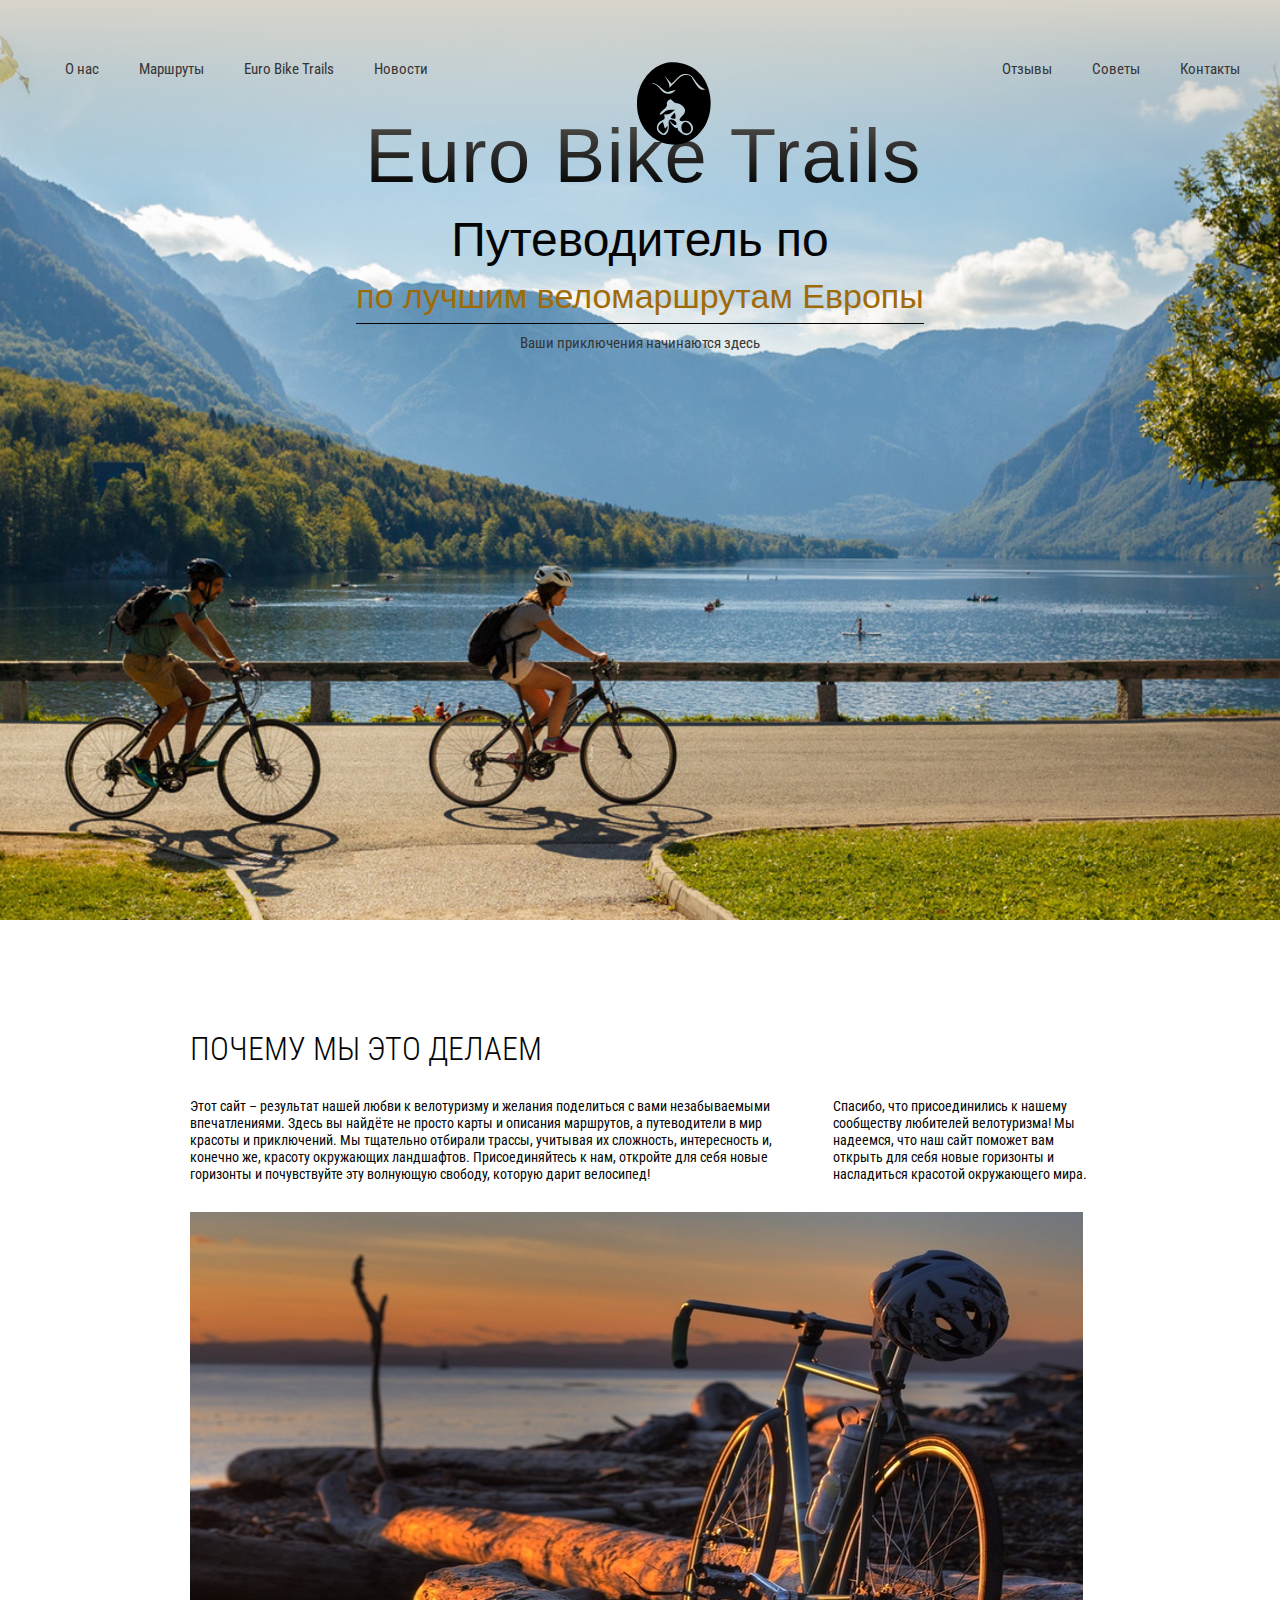
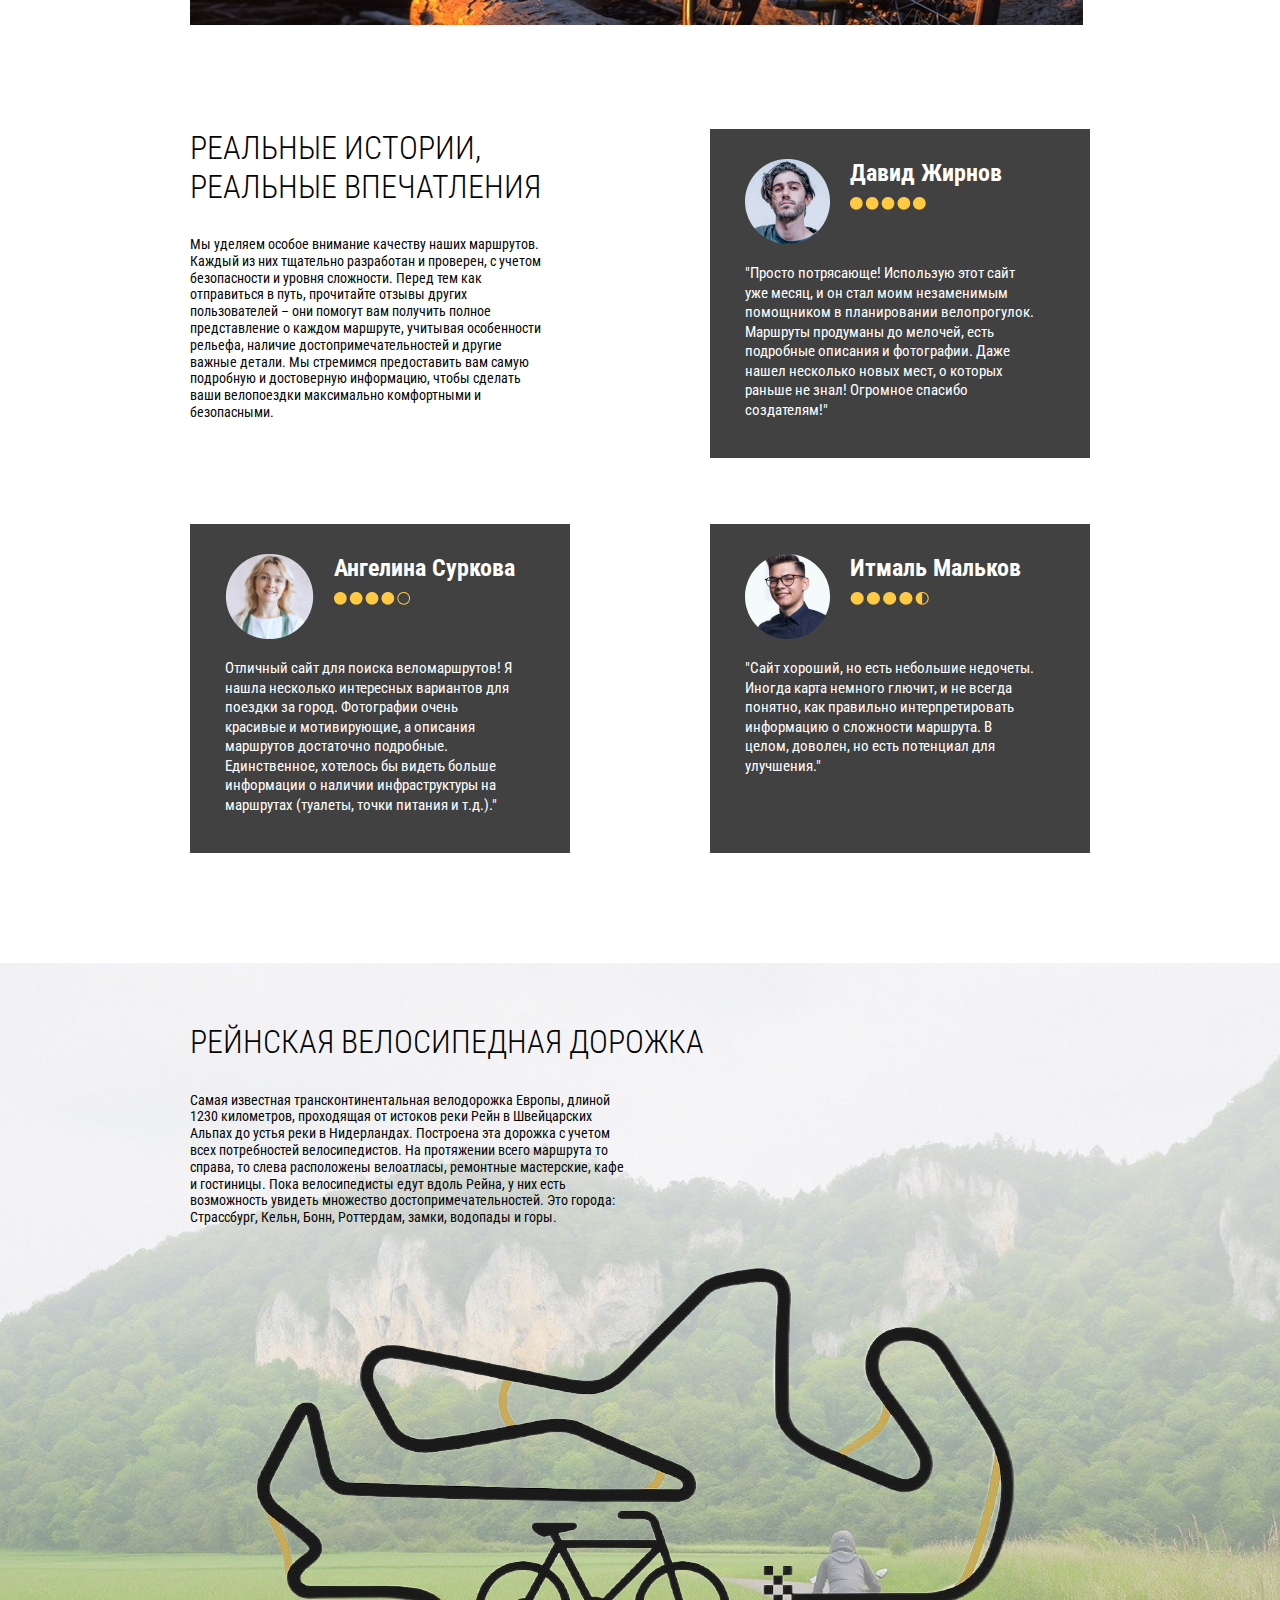
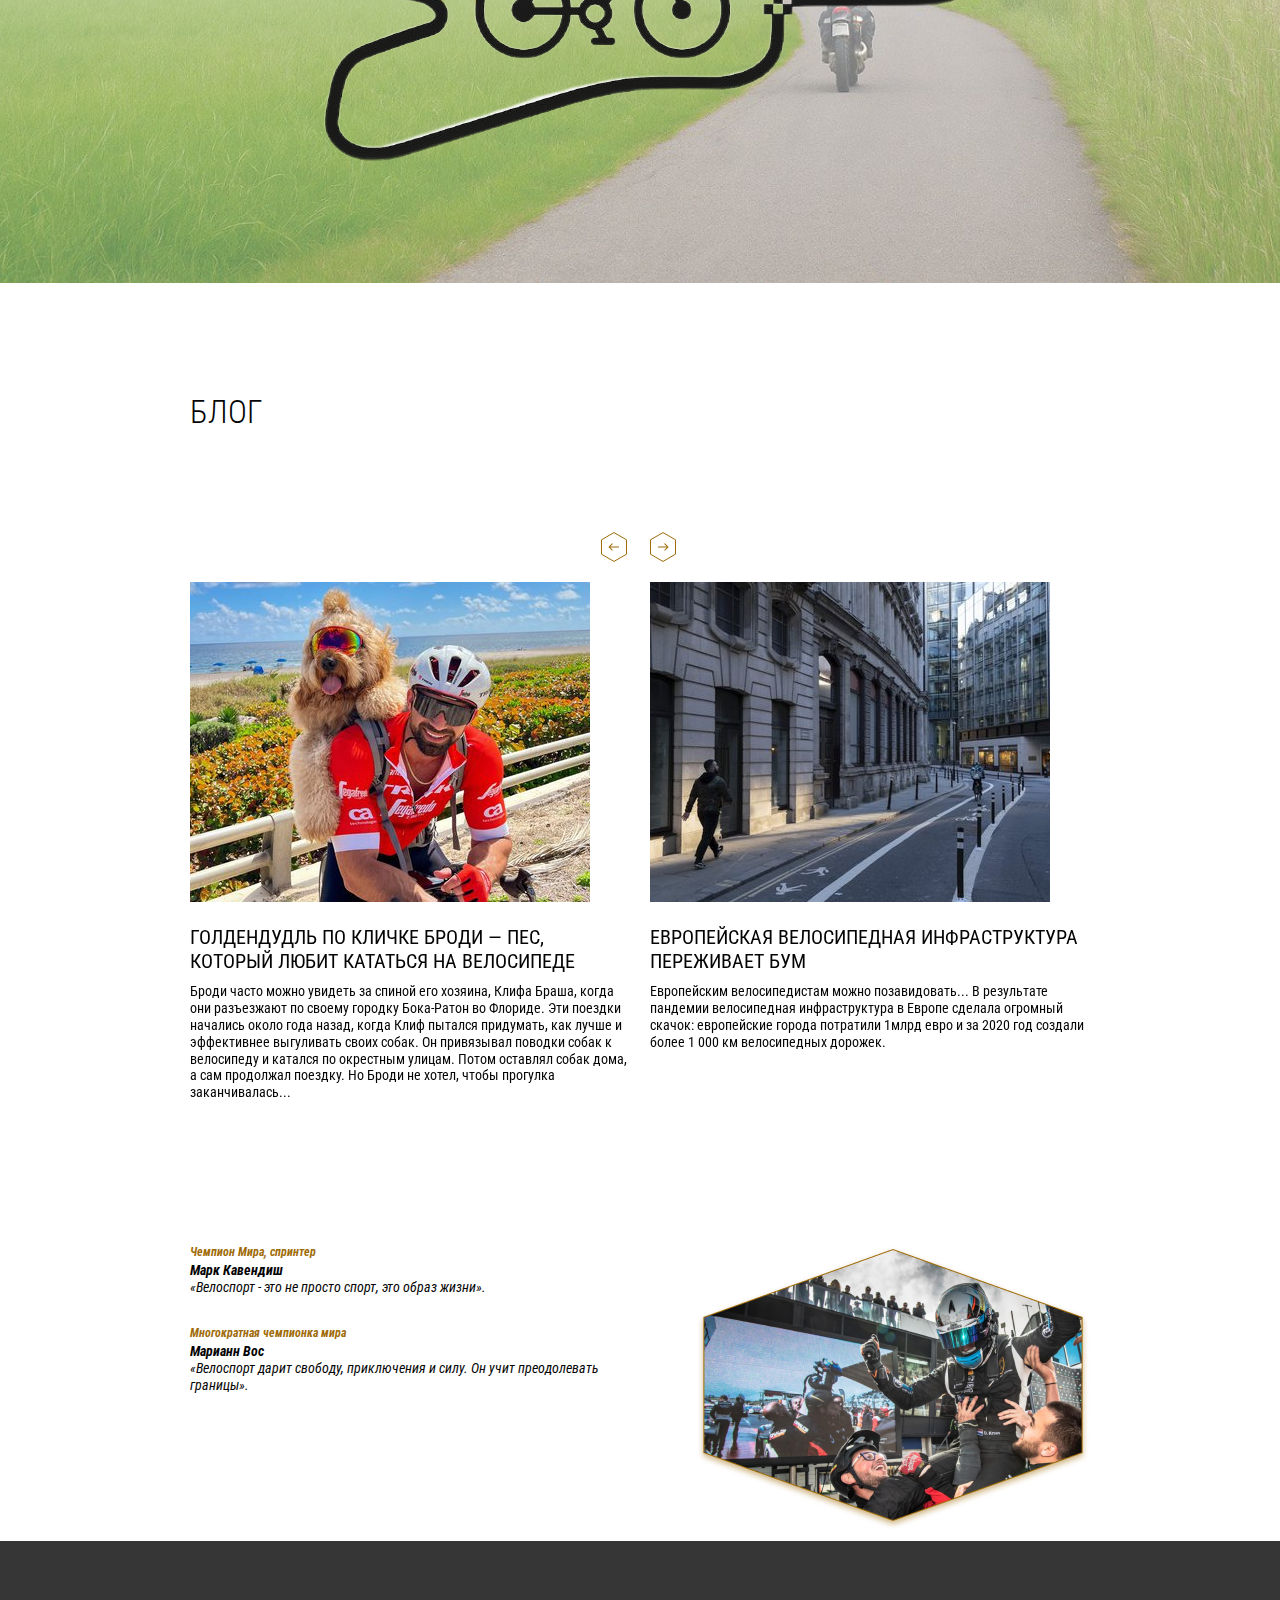
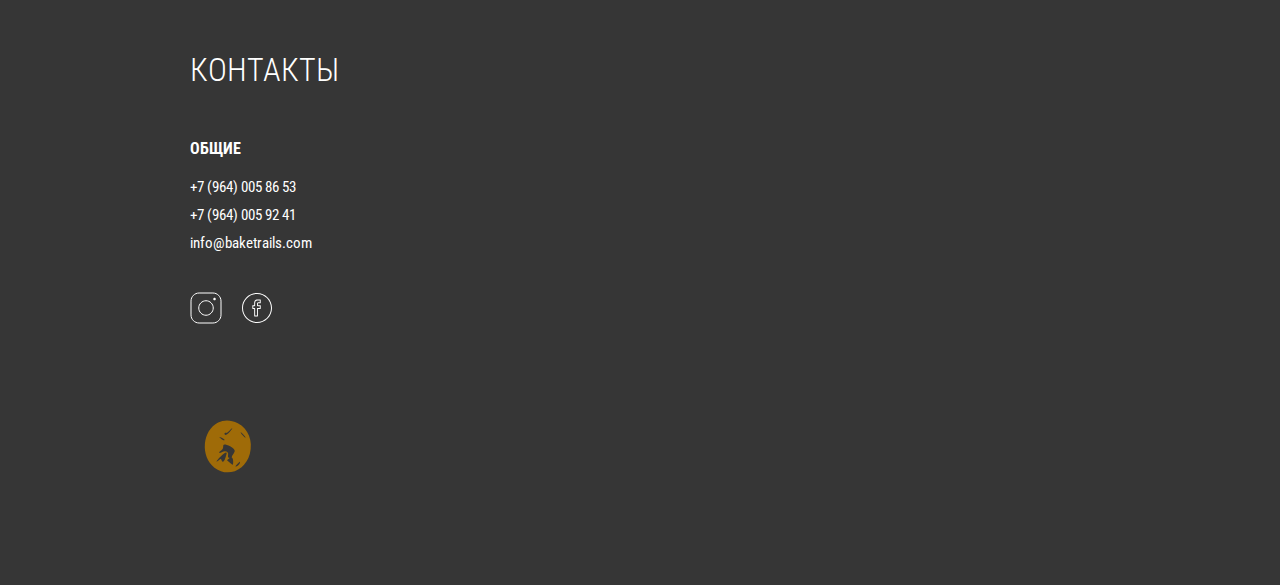
<file: index.html>
<!DOCTYPE html>
<html lang="en">
  <head>
    <meta charset="UTF-8" />
    <meta name="viewport" content="width=device-width, initial-scale=1.0" />
    <title>Document</title>
    <link
      rel="stylesheet"
      href="https://cdn.jsdelivr.net/npm/swiper@11/swiper-bundle.min.css"
    />
    <link rel="stylesheet" href="css/reset.css" />
    <link rel="stylesheet" href="css/style.css" />
    <link rel="preconnect" href="https://fonts.googleapis.com" />
    <link rel="preconnect" href="https://fonts.gstatic.com" crossorigin />
    <link
      href="https://fonts.googleapis.com/css2?family=Roboto+Condensed:ital,wght@0,300;0,400;0,700;1,400&display=swap"
      rel="stylesheet"
    />
  </head>
  <body>
    <header class="header">
      <div class="big-container">
        <nav class="nav">
          <ul class="menu-list menu-list_left">
            <li class="menu-item">
              <a href="#about" class="menu-link">О нас</a>
            </li>
            <li class="menu-item">
              <a href="marshrut.html" class="menu-link">Маршруты</a>
            </li>
            <li class="menu-item">
              <a href="#best" class="menu-link">Euro Bike Trails</a>
            </li>
            <li class="menu-item">
              <a href="#news" class="menu-link">Новости</a>
            </li>
          </ul>
          <a href="#" class="logo">
            <img src="img/logo.svg" alt="" class="logo-img" />
          </a>
          <ul class="menu-list menu-list_right">
            <li class="menu-item">
              <a href="#feedback" class="menu-link">Отзывы</a>
            </li>
            <li class="menu-item">
              <a href="sovet.html" class="menu-link">Советы</a>
            </li>
            <li class="menu-item">
              <a href="#contact" class="menu-link">Контакты</a>
            </li>
          </ul>
          <button class="menu-btn">
            <span></span>
            <span></span>
            <span></span>
          </button>
          <ul class="menu-mobile">
            <li class="menu-item">
              <a href="" class="menu-link">О нас</a>
            </li>
            <li class="menu-item">
              <a href="" class="menu-link">Маршруты</a>
            </li>
            <li class="menu-item">
              <a href="" class="menu-link">Euro Bike Trails</a>
            </li>
            <li class="menu-item">
              <a href="" class="menu-link">Новости</a>
            </li>
            <li class="menu-item">
              <a href="#feedback" class="menu-link">Отзывы</a>
            </li>
            <li class="menu-item">
              <a href="sovet.html" class="menu-link">Советы</a>
            </li>
            <li class="menu-item">
              <a href="" class="menu-link">Контакты</a>
            </li>
          </ul>
        </nav>
      </div>
    </header>
    <main class="main">
      <section class="promo">
        <div class="big-container">
          <div class="promo-wrapper">
            <h1 class="promo-title">Euro Bike Trails</h1>
            <h2 class="promo-subtitle">
              Путеводитель по
              <span>по лучшим веломаршрутам Европы</span>
            </h2>
            <p class="promo-text">Ваши приключения начинаются здесь</p>
          </div>
        </div>
      </section>
      <section class="info" id="about">
        <div class="container">
          <div class="info-part info-part_first">
            <h3 class="info-title">Почему мы это делаем</h3>
            <div class="info-part_textbox">
              <p class="info-text">
                Этот сайт – результат нашей любви к велотуризму и желания
                поделиться с вами незабываемыми впечатлениями. Здесь вы найдёте
                не просто карты и описания маршрутов, а путеводители в мир
                красоты и приключений. Мы тщательно отбирали трассы, учитывая их
                сложность, интересность и, конечно же, красоту окружающих
                ландшафтов. Присоединяйтесь к нам, откройте для себя новые
                горизонты и почувствуйте эту волнующую свободу, которую дарит
                велосипед!
              </p>
              <b class="info-text"></b>
                Спасибо, что присоединились к нашему сообществу любителей
                велотуризма! Мы надеемся, что наш сайт поможет вам открыть для
                себя новые горизонты и насладиться красотой окружающего мира.</b
              >
            </div>
            <img src="img/info1.jpg" alt="" class="info-part_img" />
          </div>
          <div class="info-part info-part_second" id="feedback">
            <div class="info-content">
              <h3 class="info-title">Реальные истории,  реальные впечатления</h3>
              <p class="info-text">
                Мы уделяем особое внимание качеству наших маршрутов.  Каждый из них тщательно разработан и проверен,  с учетом безопасности и  уровня сложности.  Перед тем как отправиться в путь,  прочитайте отзывы других пользователей –  они помогут вам получить полное представление о каждом маршруте,  учитывая особенности рельефа,  наличие достопримечательностей и  другие важные детали.  Мы стремимся предоставить вам самую подробную и  достоверную информацию,  чтобы сделать ваши велопоездки максимально комфортными и  безопасными.
              </p>
            </div>
            <div class="readers-review-block">
              <div class="readers-review-block-top">
                <img src="img/james-review.png" alt="" class="readers-img" />
                <div class="readers-review-block-title">
                  <h5 class="readers-name">Давид Жирнов</h5>
                  <img src="img/estimate.png" alt="" />
                </div>
              </div>
              <p class="readers-review-info">
                "Просто потрясающе!  Использую этот сайт уже месяц,  и он стал моим незаменимым помощником в планировании велопрогулок.  Маршруты продуманы до мелочей,  есть подробные описания и фотографии.  Даже нашел несколько новых мест, о которых раньше не знал!  Огромное спасибо создателям!"
              </p>
            </div>
          </div>
          <div class="info-part info-part_third">
            <div class="readers-review-block review-block-Angeline">
              <div class="readers-review-block-top">
                <img
                  src="img/angeline-review.png"
                  alt=""
                  class="readers-img"
                />
                <div class="readers-review-block-title">
                  <h5 class="readers-name">Ангелина Суркова</h5>
                  <img src="img/estimate-4.png" alt="" />
                </div>
              </div>
              <p class="readers-review-info">
                Отличный сайт для поиска веломаршрутов!  Я нашла несколько интересных вариантов для поездки за город.  Фотографии очень красивые и мотивирующие,  а описания маршрутов достаточно подробные.  Единственное,  хотелось бы видеть больше информации о наличии инфраструктуры на маршрутах (туалеты,  точки питания и т.д.)."
              </p>
            </div>
            <div class="readers-review-block">
              <div class="readers-review-block-top">
                <img src="img/itmal.png" alt="" class="readers-img" />
                <div class="readers-review-block-title">
                  <h5 class="readers-name">Итмаль Мальков</h5>
                  <img src="img/estimate-45.png" alt="" />
                </div>
              </div>
              <p class="readers-review-info">
                "Сайт хороший,  но есть небольшие недочеты.  Иногда карта немного глючит,  и не всегда понятно,  как правильно интерпретировать информацию о сложности маршрута.  В целом,  доволен,  но есть потенциал для улучшения."
              </p>
            </div>
          </div>
        </div>
      </section>
      <section class="track" id="best">
        <div class="container">
          <div class="track-wrapper">
            <h3 class="track-title">Рейнская велосипедная дорожка </h3>
            <p class="track-text">
              Самая известная трансконтинентальная велодорожка Европы, длиной 1230 километров, проходящая от истоков реки Рейн в Швейцарских Альпах до устья реки в Нидерландах.
              Построена эта дорожка с учетом всех потребностей велосипедистов. На протяжении всего маршрута то справа, то слева расположены велоатласы, ремонтные мастерские, кафе и гостиницы.
              Пока велосипедисты едут вдоль Рейна, у них есть возможность увидеть множество достопримечательностей. Это города: Страссбург, Кельн, Бонн, Роттердам, замки, водопады и горы.
            </p>
            <img src="img/track.png" alt="" class="track-img" />
          </div>
        </div>
      </section>
      <section class="blog" id="news">
        <div class="container">
          <h3 class="blog-title">Блог</h3>
          <div class="blog-slider swiper">
            <div class="swiper-wrapper">
              <div class="swiper-slide blog-item">
                <img src="img/blog-1.jpg" alt="" class="blog-item_img" />
                <h4 class="blog-item_title">
                  Голдендудль по кличке Броди — пес, который любит кататься на велосипеде
                </h4>
                <p class="blog-item_text">
                  Броди часто можно увидеть за спиной его хозяина, Клифа Браша, когда они разъезжают по своему городку Бока-Ратон во Флориде.
                  Эти поездки начались около года назад, когда Клиф пытался придумать, как лучше и эффективнее выгуливать своих собак. Он привязывал поводки собак к велосипеду и катался по окрестным улицам. Потом оставлял собак дома, а сам продолжал поездку. Но Броди не хотел, чтобы прогулка заканчивалась...
                </p>
              </div>
              <div class="swiper-slide blog-item">
                <img src="img/blog-2.jpg" alt="" class="blog-item_img" />
                <h4 class="blog-item_title">Европейская велосипедная инфраструктура переживает бум</h4>
                <p class="blog-item_text">
                  Европейским велосипедистам можно позавидовать... В результате пандемии велосипедная инфраструктура в Европе сделала огромный скачок: европейские города потратили 1млрд евро и за 2020 год создали более 1 000 км велосипедных дорожек.
                </p>
              </div>
              <div class="swiper-slide blog-item">
                <img src="img/blog-3.jpg" alt="" class="blog-item_img" />
                <h4 class="blog-item_title">
                  Миллион миль на велосипеде
                </h4>
                <p class="blog-item_text">
                  82-летний британец проехал 1 000 000 миль и не собирается на этом останавливаться. Расс Мэнтл из Хемпшира, плотник и столяр по профессии, впервые сел на велосипед в 1951 году. И тех пор 68 лет подряд проезжал в среднем по 14 700 миль (23 657 км) в год.
                </p>
              </div>
              <div class="swiper-slide blog-item">
                <img src="img/blog-4.jpg" alt="" class="blog-item_img" />
                <h4 class="blog-item_title">Городской велогараж повышенной безопасности от Cyclehoop</h4>
                <p class="blog-item_text">
                  Лондонское бюро Cyclehoop занимается созданием инновационных велосипедных парковок. Его очередная разработка Container Cycle Hub — это велогараж на 24 велосипеда из переделанного грузового контейнера. Container Cycle Hub может стать решением проблемы для английских байкеров. Велосипеды располагаются на двух уровнях, при помощи горизонтальных раздвижных двухъярусных велосипедных стоек. Главная особенность Container Cycle Hub — ворота повышенной безопасности. Это раздвижные ворота с перфорированными вставками. Через перфорацию свет проникает внутрь, но рассмотреть велосипеды снаружи трудно.
                </p>
              </div>
            </div>
            <div class="blog-button swiper-button-left">
              <img src="img/arrow-left.svg" alt="" class="swiper-btn_img" />
            </div>
            <div class="blog-button swiper-button-right">
              <img src="img/arrow-right.svg" alt="" class="swiper-btn_img" />
            </div>
          </div>
          <div class="blog-quote">
            <div class="blog-quote_box">
              <blockquote class="blockquote">
                <cite class="blockquote-name">
                  <span>Чемпион Мира, спринтер</span>
                  Марк Кавендиш
                </cite>
                <p class="blockquote-text">
                  «Велоспорт - это не просто спорт, это образ жизни».
                </p>
              </blockquote>
              <blockquote class="blockquote">
                <cite class="blockquote-name">
                  <span>Многократная чемпионка мира</span>
                  Марианн Вос
                </cite>
                <p class="blockquote-text">
                  «Велоспорт дарит свободу, приключения и силу. Он учит преодолевать границы».
                </p>
              </blockquote>
            </div>
            <img src="img/blog-quote.png" alt="" class="blog-quote_img" />
          </div>
        </div>
      </section>
    </main>
    <footer class="footer" id="contact">
      <div class="container">
        <h3 class="footer_title">Контакты</h3>
        <div class="footer_top">
          <ul class="footer-info">
            <li class="footer-info_item">
              <dl class="a">
                <dt>Общие</dt>
                <dd><a href="tel:+79640058653">+7 (964) 005 86 53</a></dd>
                <dd><a href="tel:+79640059241">+7 (964) 005 92 41</a></dd>
                <dd>
                  <a href="mailto:info@baketrails.com"
                    >info@baketrails.com</a
                  >
                </dd>
              </dl>
            </li>
            <li class="footer-info_item">
              <ul class="social-list">
                <li class="social-list_item">
                  <a href="#" class="social-list_link">
                    <img src="img/inst.svg" alt="" class="social-list_img" />
                  </a>
                </li>
                <li class="social-list_item">
                  <a href="#" class="social-list_link">
                    <img
                      src="img/facebook.svg"
                      alt=""
                      class="social-list_img"
                    />
                  </a>
                </li>
              </ul>
            </li>
          </ul>
        </div>
        <div class="footer-bottom">
          <a href="#" class="footer-logo">
            <img src="img/footer-logo.svg" alt="" />
          </a>
        </div>
      </div>
    </footer>
    <script src="https://cdn.jsdelivr.net/npm/swiper@11/swiper-bundle.min.js"></script>
    <script src="js/main.js"></script>
  </body>
</html>
</file>
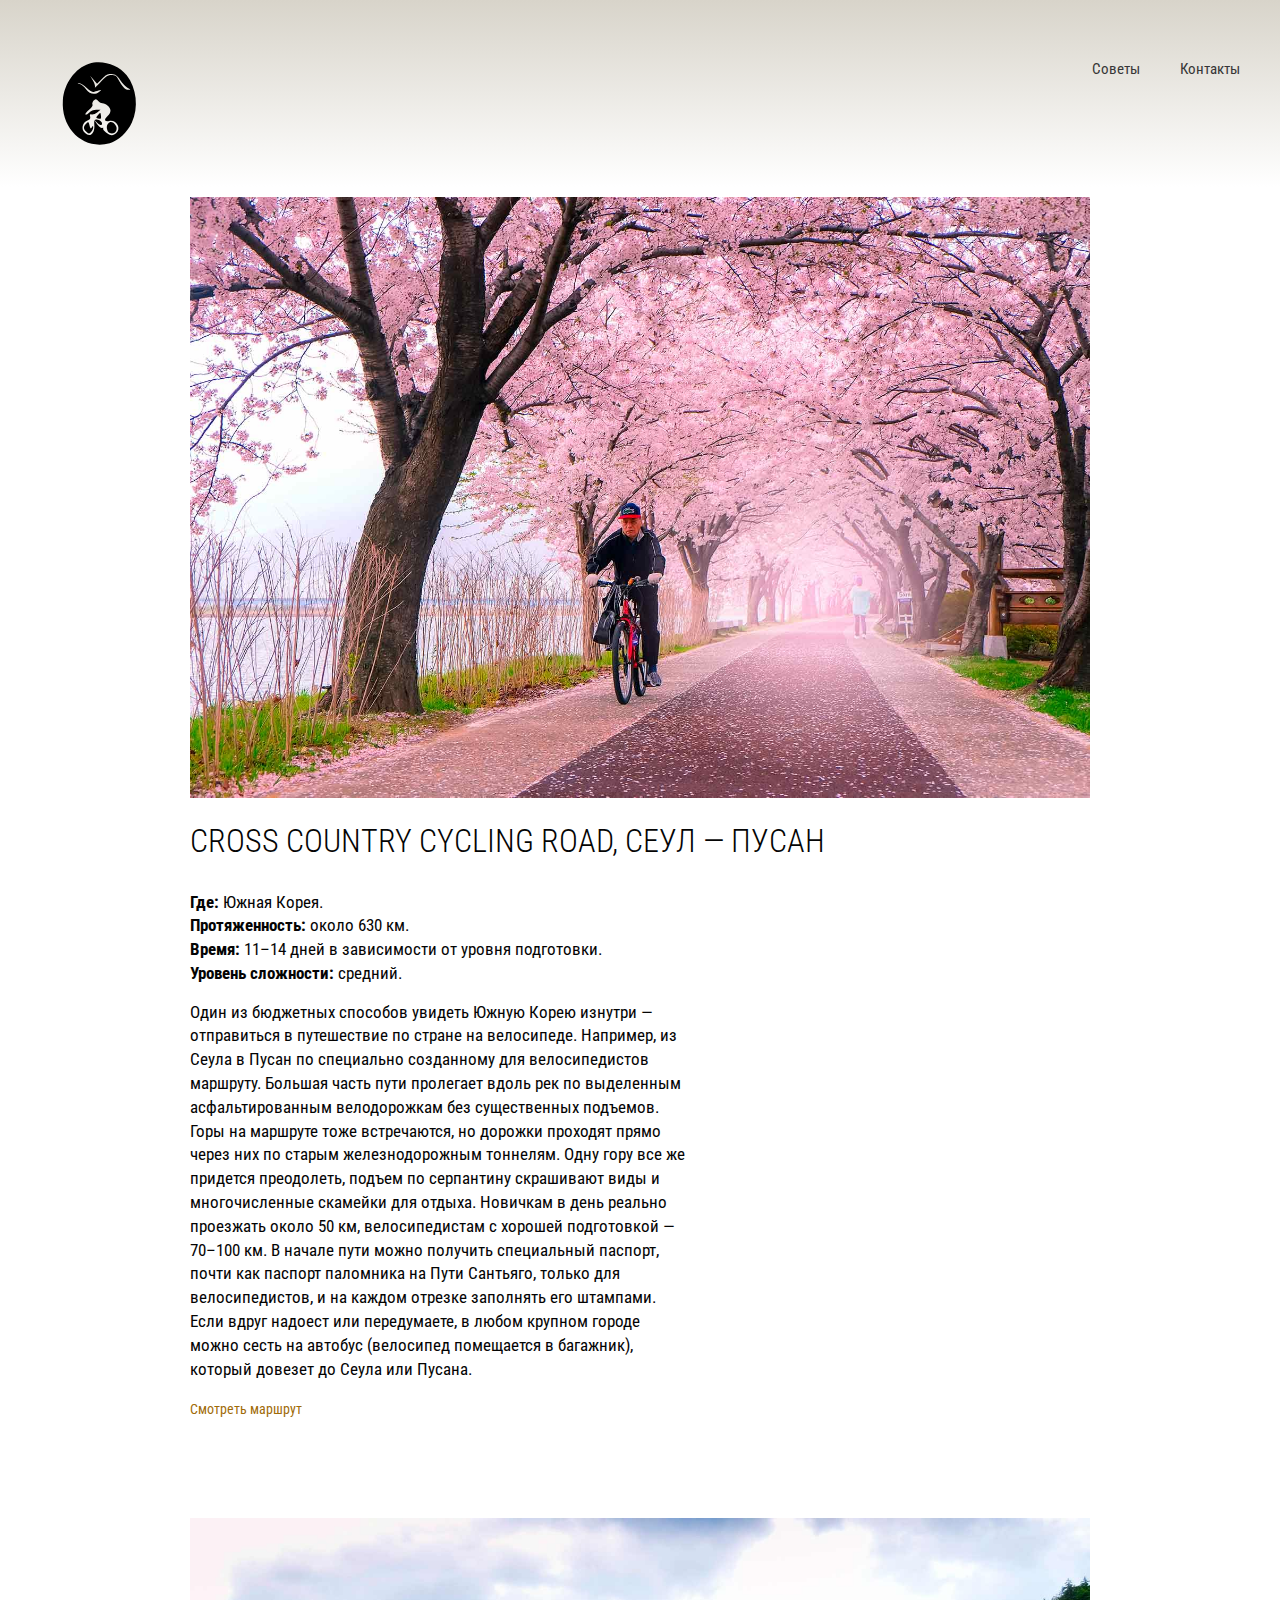
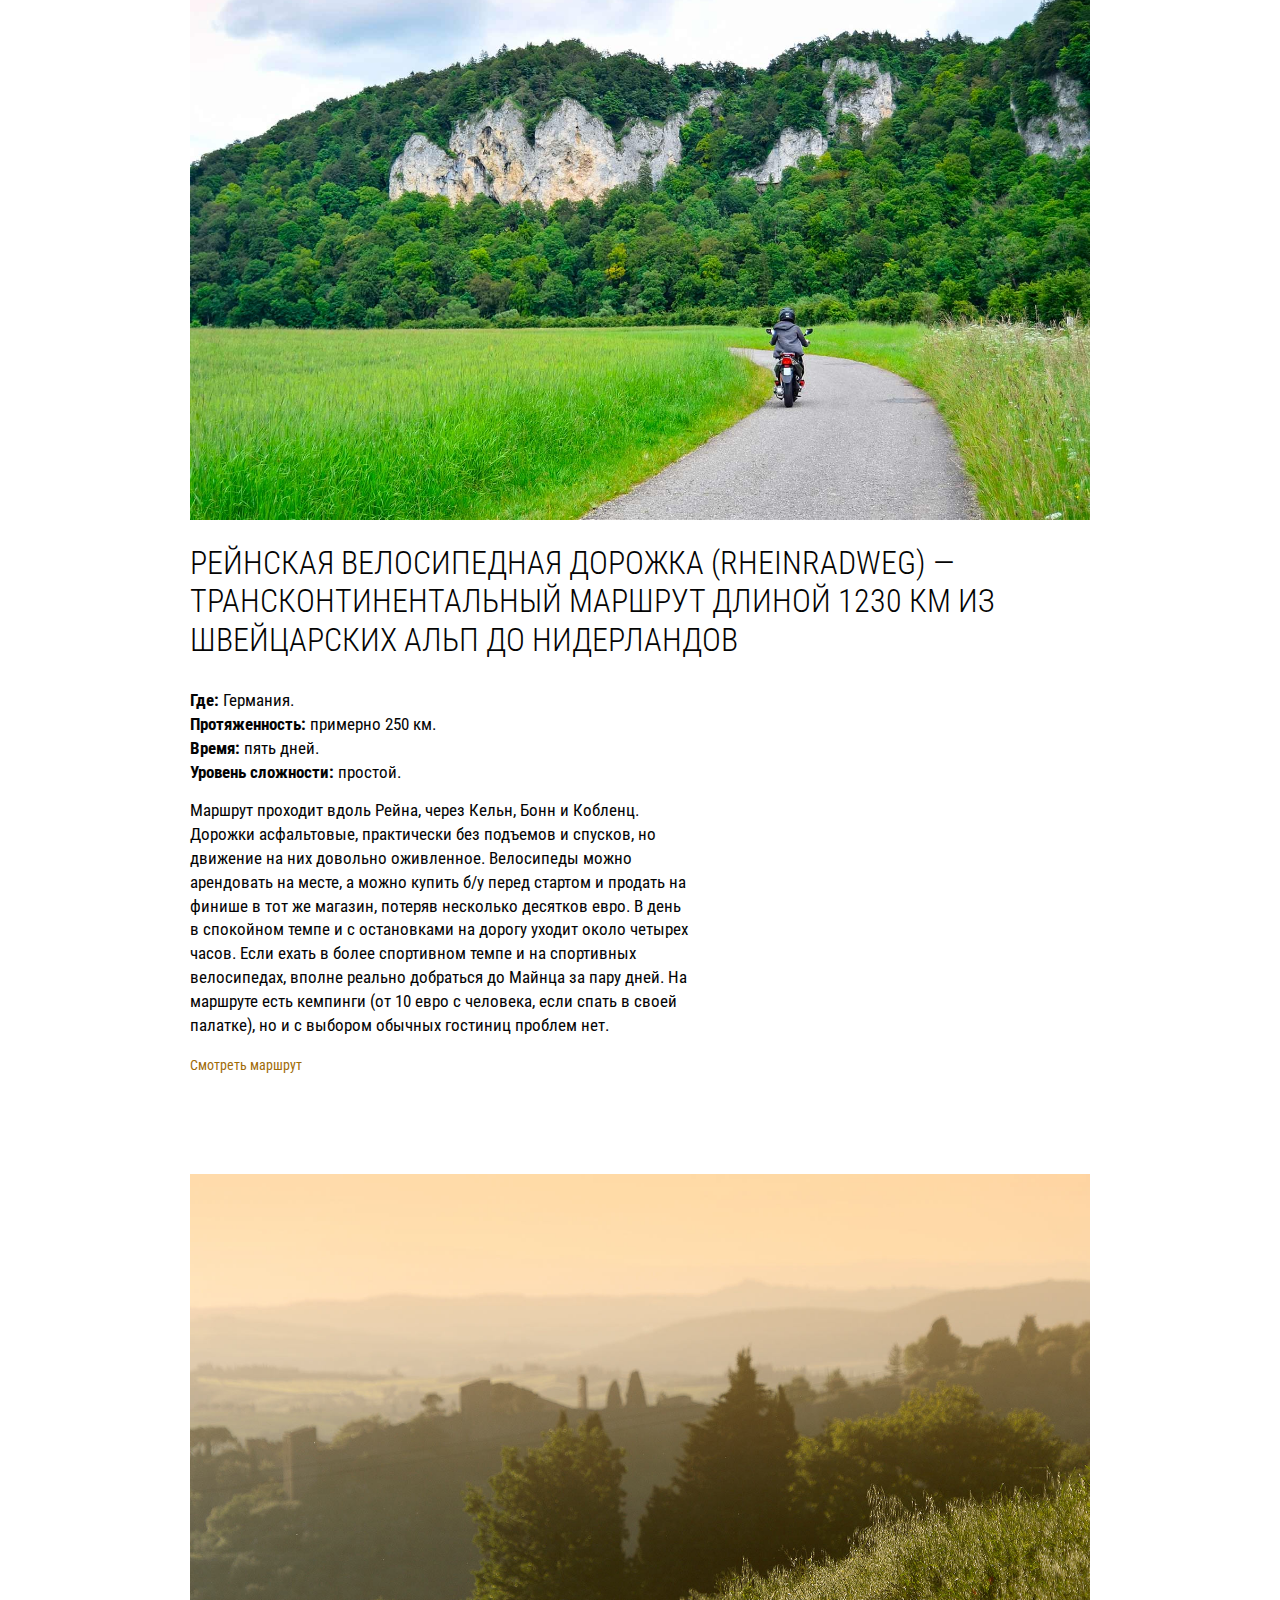
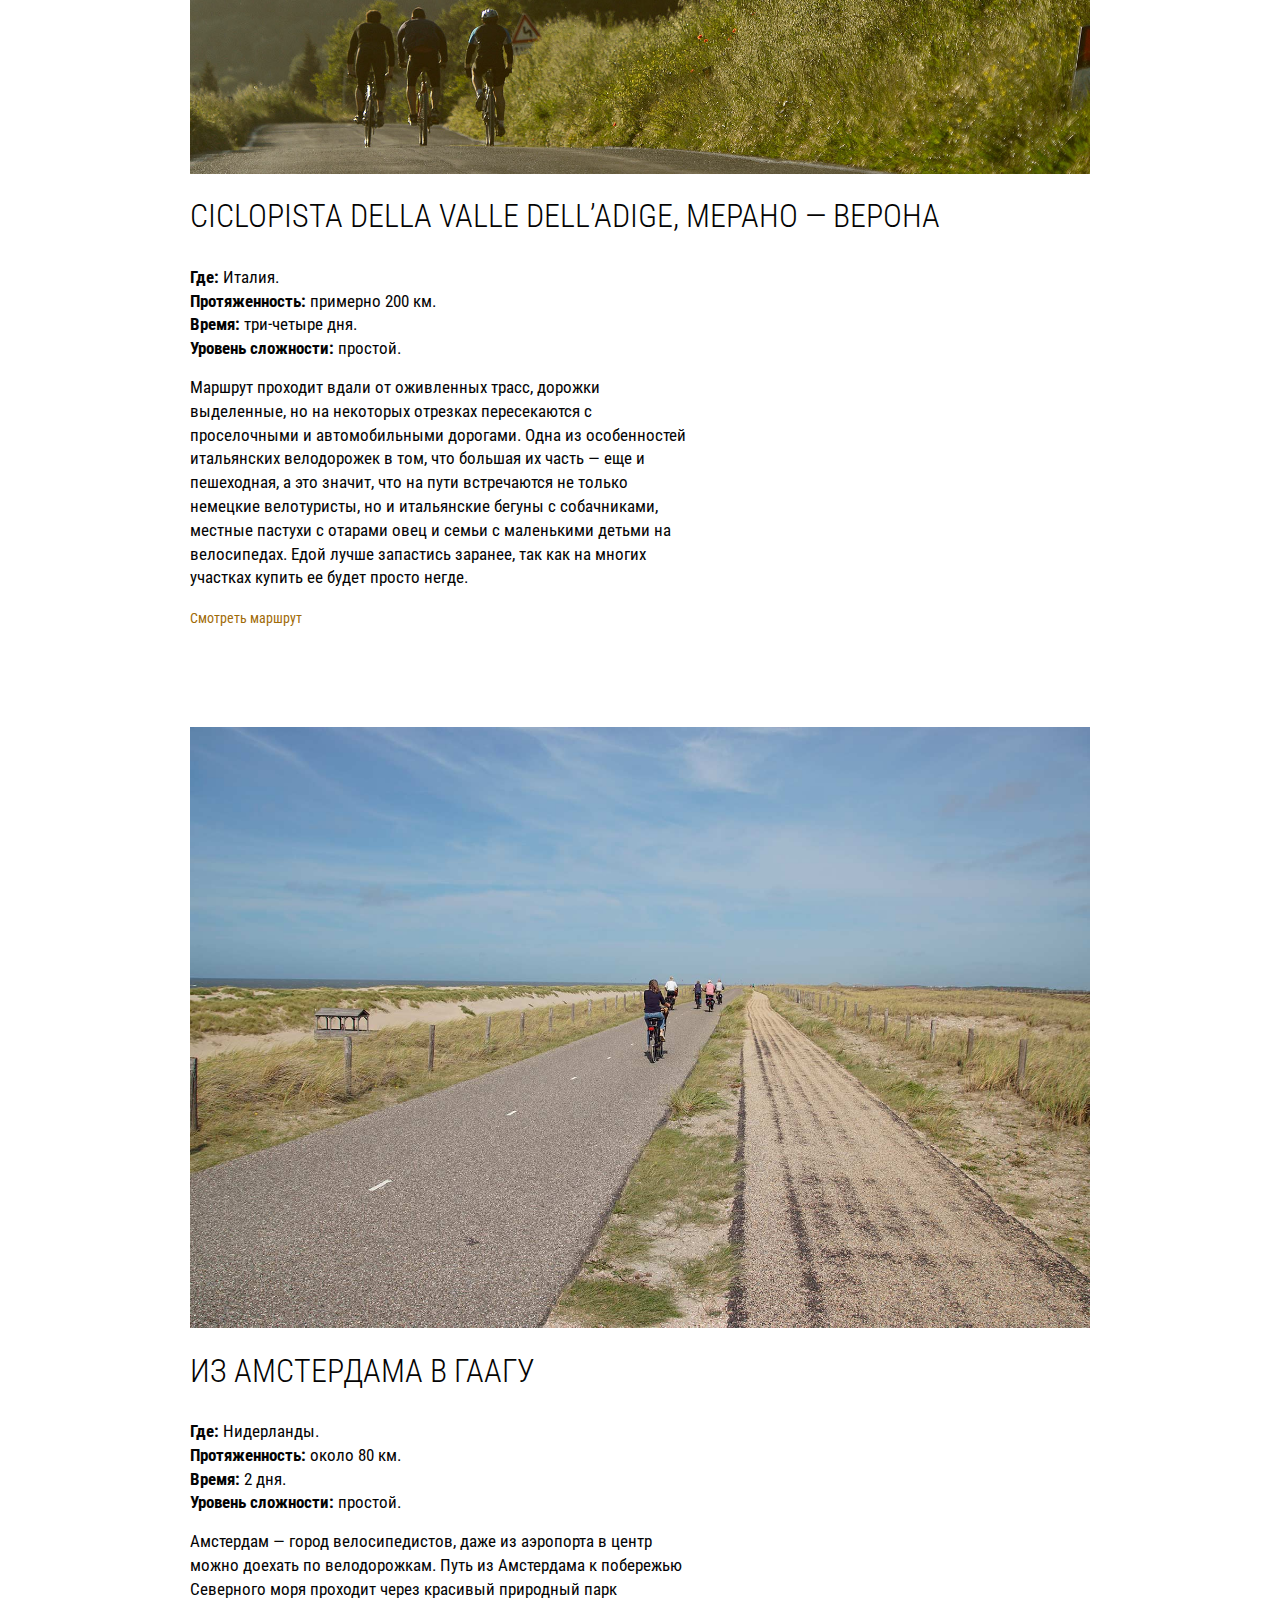
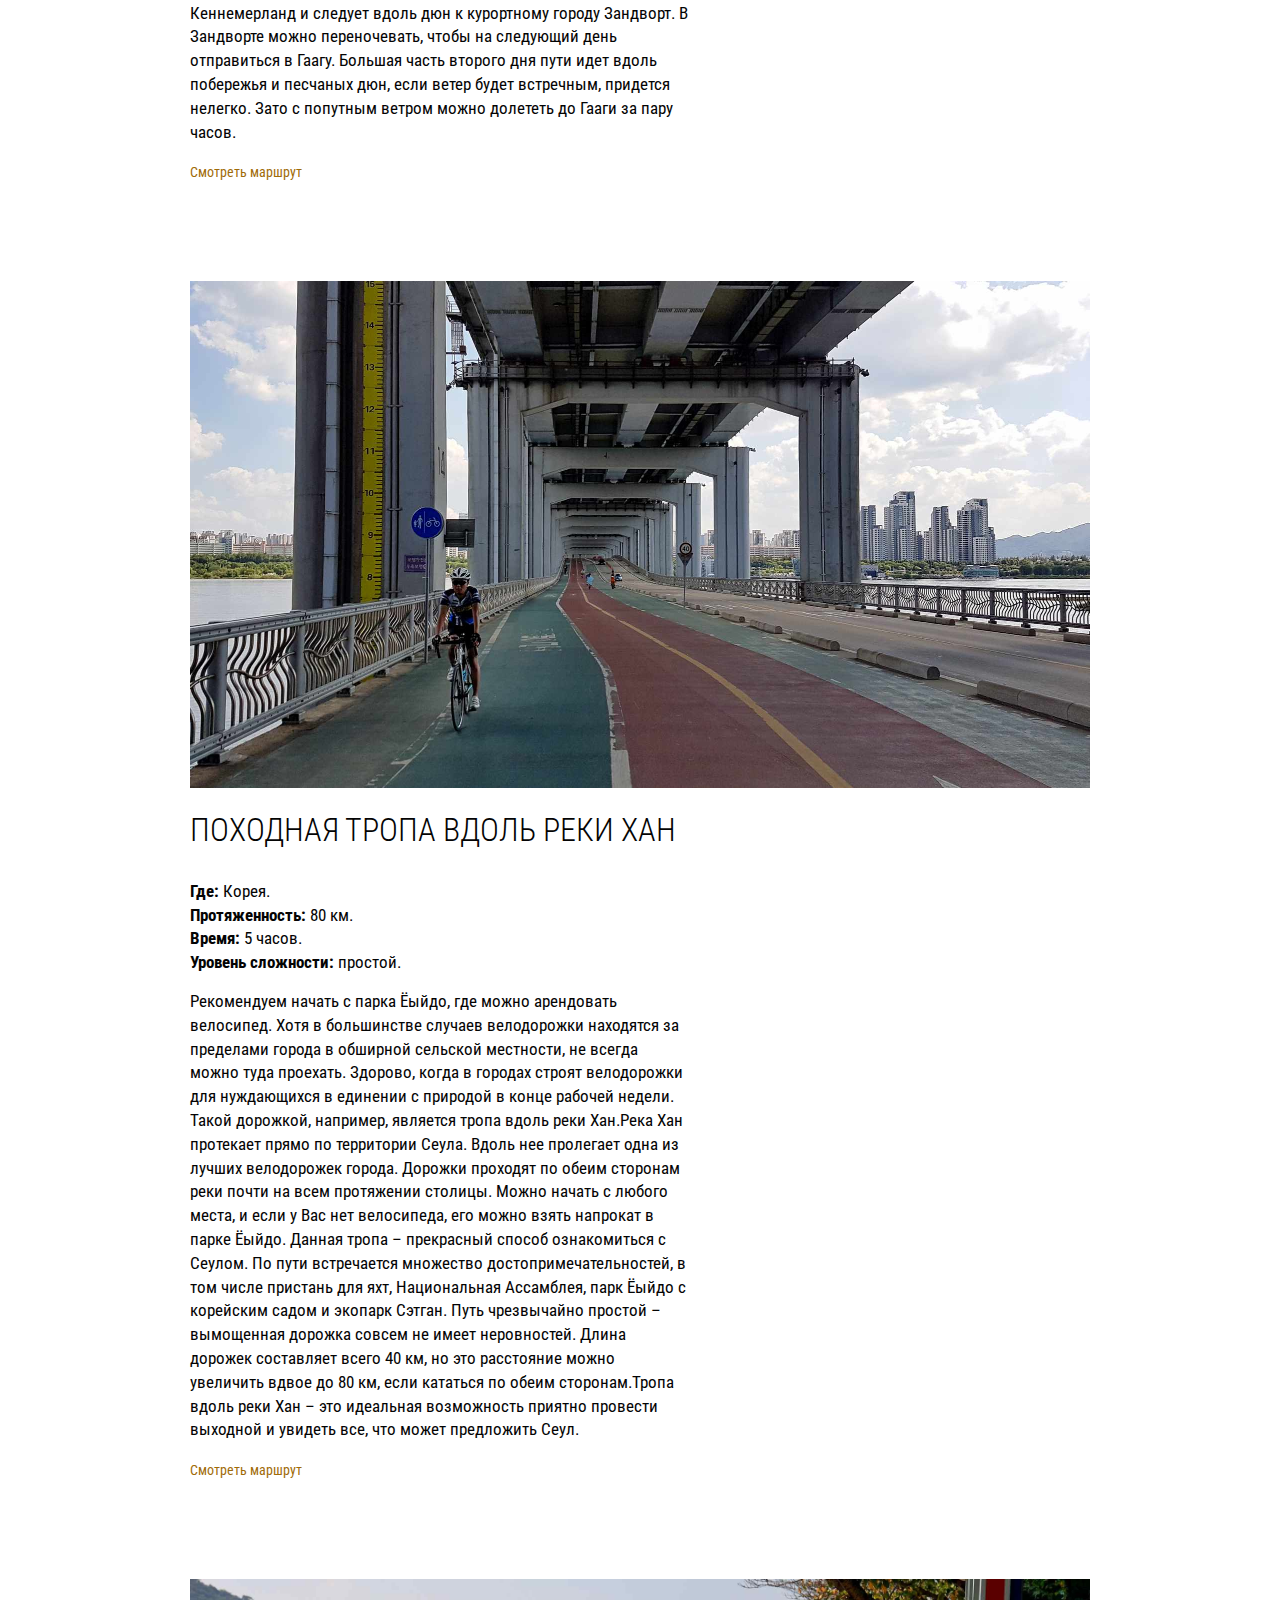
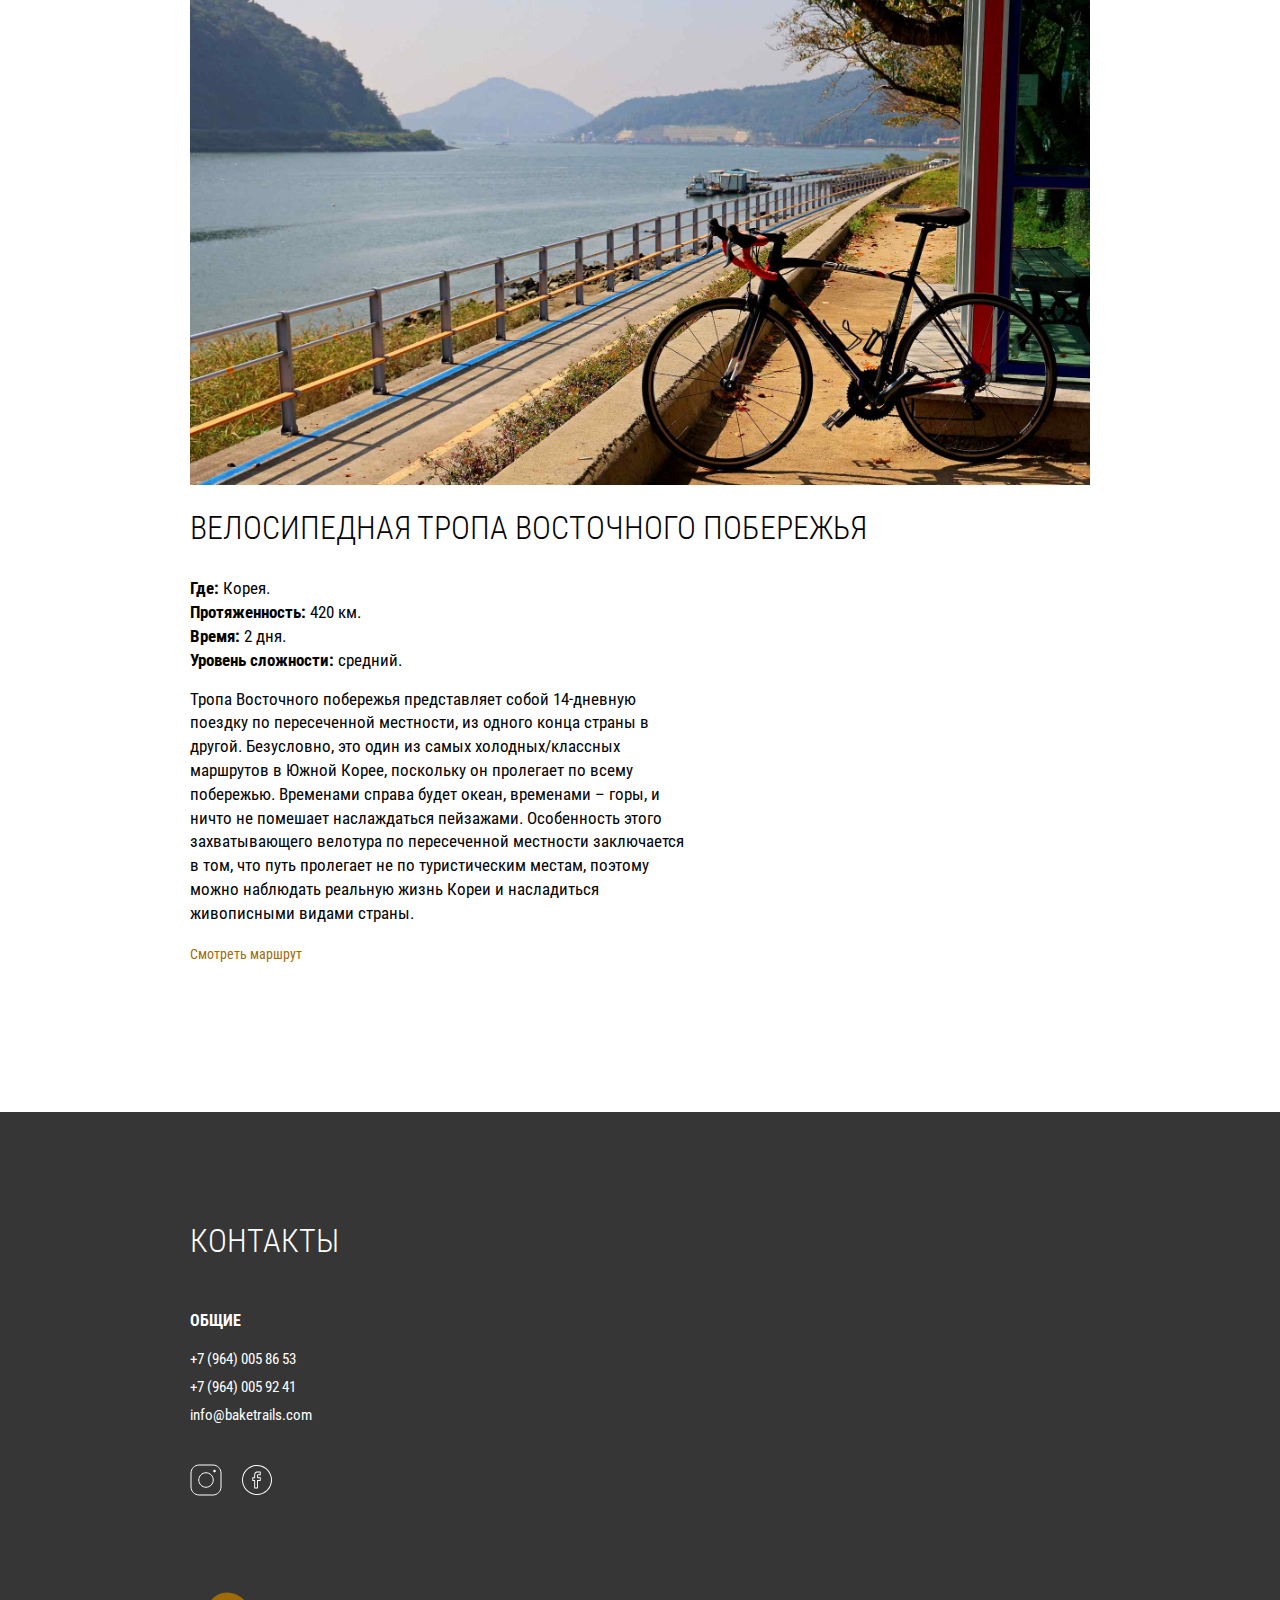
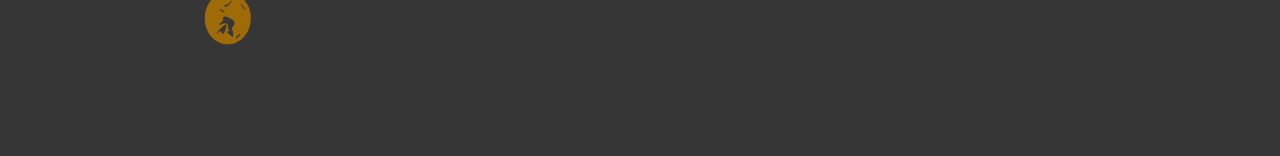
<file: marshrut.html>
<!DOCTYPE html>
<html lang="en">
  <head>
    <meta charset="UTF-8" />
    <meta name="viewport" content="width=device-width, initial-scale=1.0" />
    <title>Document</title>
    <link
      rel="stylesheet"
      href="https://cdn.jsdelivr.net/npm/swiper@11/swiper-bundle.min.css"
    />
    <link rel="stylesheet" href="css/reset.css" />
    <link rel="stylesheet" href="css/style.css" />
    <link rel="preconnect" href="https://fonts.googleapis.com" />
    <link rel="preconnect" href="https://fonts.gstatic.com" crossorigin />
    <link
      href="https://fonts.googleapis.com/css2?family=Roboto+Condensed:ital,wght@0,300;0,400;0,700;1,400&display=swap"
      rel="stylesheet"
    />
    <script src="https://api-maps.yandex.ru/2.1/?apikey=YOUR_API_KEY&lang=ru_RU"></script>
  </head>
  <body>
    <header class="header header-marshrut">
      <div class="big-container">
        <nav class="nav">
          <a href="index.html" class="logo">
            <img src="img/logo.svg" alt="" class="logo-img" />
          </a>
          <ul class="menu-list menu-list_right">
            <li class="menu-item">
              <a href="sovet.html" class="menu-link">Советы</a>
            </li>
            <li class="menu-item">
              <a href="#contact" class="menu-link">Контакты</a>
            </li>
          </ul>
          <button class="menu-btn">
            <span></span>
            <span></span>
            <span></span>
        </button>
        <ul class="menu-mobile">
            <li class="menu-item">
              <a href="" class="menu-link">Советы</a>
            </li>
            <li class="menu-item">
              <a href="" class="menu-link">Контакты</a>
            </li>
         </ul>
        </nav>
      </div>
    </header>
    <main class="main">
      <div class="marshruts">
        <section class="map-1" >
            <div class="container">
              <div class="map-part">
                <img src="img/map-1.jpg" alt="" class="map_img" />
                <h3 class="info-title">Cross Country Cycling Road, Сеул — Пусан</h3>
                <div class="map_textbox">
                    <p>
                        <strong>Где:</strong> Южная Корея.<br>
                        <strong>Протяженность:</strong> около 630 км.<br>
                        <strong>Время:</strong> 11–14 дней в зависимости от уровня подготовки.<br>
                        <strong>Уровень сложности:</strong> средний.
                    </p> 
                  <p class="map-text">
                    Один из бюджетных способов увидеть Южную Корею изнутри — отправиться в путешествие по стране на велосипеде. Например, из Сеула в Пусан по специально созданному для велосипедистов маршруту. Большая часть пути пролегает вдоль рек по выделенным асфальтированным велодорожкам без существенных подъемов. Горы на маршруте тоже встречаются, но дорожки проходят прямо через них по старым железнодорожным тоннелям. Одну гору все же придется преодолеть, подъем по серпантину скрашивают виды и многочисленные скамейки для отдыха. Новичкам в день реально проезжать около 50 км, велосипедистам с хорошей подготовкой — 70–100 км. В начале пути можно получить специальный паспорт, почти как паспорт паломника на Пути Сантьяго, только для велосипедистов, и на каждом отрезке заполнять его штампами. Если вдруг надоест или передумаете, в любом крупном городе можно сесть на автобус (велосипед помещается в багажник), который довезет до Сеула или Пусана.
                  </p>
                </div>
                <a class="map-link" href="https://yandex.ru/maps/?rtext=37.570708,126.976941~35.104410,129.040616&mode=routes&z=7" target="_blank">Смотреть маршрут</a>
              </div>
              <div class="map-part">
                <img src="img/map-2.jpg" alt="" class="map_img" />
                <h3 class="info-title">Рейнская велосипедная дорожка (Rheinradweg) — трансконтинентальный маршрут длиной 1230 км из Швейцарских Альп до Нидерландов</h3>
                <div class="map_textbox">
                    <p>
                        <strong>Где:</strong> Германия.<br>
                        <strong>Протяженность:</strong> примерно 250 км.<br>
                        <strong>Время:</strong> пять дней.<br>
                        <strong>Уровень сложности:</strong> простой.
                    </p>
                  <p class="map-text">
                    Маршрут проходит вдоль Рейна, через Кельн, Бонн и Кобленц. Дорожки асфальтовые, практически без подъемов и спусков, но движение на них довольно оживленное. Велосипеды можно арендовать на месте, а можно купить б/у перед стартом и продать на финише в тот же магазин, потеряв несколько десятков евро. В день в спокойном темпе и с остановками на дорогу уходит около четырех часов. Если ехать в более спортивном темпе и на спортивных велосипедах, вполне реально добраться до Майнца за пару дней. На маршруте есть кемпинги (от 10 евро с человека, если спать в своей палатке), но и с выбором обычных гостиниц проблем нет.
                  </p>
                </div>
                <a class="map-link" href="https://yandex.ru/maps/?rtext=47.082396,8.668830~51.841986,5.861157&mode=routes&z=6" target="_blank">Смотреть маршрут</a>
              </div>
              <div class="map-part">
                <img src="img/map-3.jpg" alt="" class="map_img" />
                <h3 class="info-title">Ciclopista della valle dell’Adige, Мерано — Верона</h3>
                <div class="map_textbox">
                    <p>
                        <strong>Где:</strong> Италия.<br>
                        <strong>Протяженность:</strong> примерно 200 км.<br>
                        <strong>Время:</strong> три-четыре дня.<br>
                        <strong>Уровень сложности:</strong> простой.
                    </p>
                  <p class="map-text">
                    Маршрут проходит вдали от оживленных трасс, дорожки выделенные, но на некоторых отрезках пересекаются с проселочными и автомобильными дорогами. Одна из особенностей итальянских велодорожек в том, что большая их часть — еще и пешеходная, а это значит, что на пути встречаются не только немецкие велотуристы, но и итальянские бегуны с собачниками, местные пастухи с отарами овец и семьи с маленькими детьми на велосипедах. Едой лучше запастись заранее, так как на многих участках купить ее будет просто негде.
                  </p>
                </div>
                <a class="map-link" href="https://yandex.ru/maps/?rtext=46.674027,11.147641~45.441591,10.973449&mode=routes&z=6" target="_blank">Смотреть маршрут</a>
              </div>
              <div class="map-part">
                <img src="img/map-4.jpg" alt="" class="map_img" />
                <h3 class="info-title">Из Амстердама в Гаагу</h3>
                <div class="map_textbox">
                    <p>
                        <strong>Где:</strong> Нидерланды.<br>
                        <strong>Протяженность:</strong> около 80 км.<br>
                        <strong>Время:</strong> 2 дня.<br>
                        <strong>Уровень сложности:</strong> простой.
                    </p>
                  <p class="map-text">
                    Амстердам — город велосипедистов, даже из аэропорта в центр можно доехать по велодорожкам. Путь из Амстердама к побережью Северного моря проходит через красивый природный парк Кеннемерланд и следует вдоль дюн к курортному городу Зандворт. В Зандворте можно переночевать, чтобы на следующий день отправиться в Гаагу. Большая часть второго дня пути идет вдоль побережья и песчаных дюн, если ветер будет встречным, придется нелегко. Зато с попутным ветром можно долететь до Гааги за пару часов.
                  </p>
                </div>
                <a class="map-link" href="https://yandex.ru/maps/?rtext=52.372774,4.892527~52.079172,4.311661&mode=routes&z=6" target="_blank">Смотреть маршрут</a>
              </div>
              <div class="map-part">
                <img src="img/map-5.jpg" alt="" class="map_img" />
                <h3 class="info-title">Походная тропа вдоль реки Хан</h3>
                <div class="map_textbox">
                    <p>
                        <strong>Где:</strong> Корея.<br>
                        <strong>Протяженность:</strong> 80 км.<br>
                        <strong>Время:</strong> 5 часов.<br>
                        <strong>Уровень сложности:</strong> простой.
                    </p>
                  <p class="map-text">
                    Рекомендуем начать с парка  Ёыйдо, где можно арендовать велосипед.
                    Хотя в большинстве случаев велодорожки находятся за пределами города в обширной сельской местности, не всегда можно туда проехать. Здорово, когда в городах строят велодорожки для нуждающихся в единении с природой в конце рабочей недели. Такой дорожкой, например, является тропа вдоль реки Хан.Река Хан протекает прямо по территории Сеула. Вдоль нее пролегает одна из лучших велодорожек города. Дорожки проходят по обеим сторонам реки почти на всем протяжении столицы. Можно начать с любого места, и если у Вас нет велосипеда, его можно взять напрокат в парке Ёыйдо. Данная тропа – прекрасный способ ознакомиться с Сеулом. По пути встречается множество достопримечательностей, в том числе пристань для яхт, Национальная Ассамблея, парк Ёыйдо с корейским садом и экопарк Сэтган. Путь чрезвычайно простой – вымощенная дорожка совсем не имеет неровностей. Длина дорожек составляет всего 40 км, но это расстояние можно увеличить вдвое до 80 км, если кататься по обеим сторонам.Тропа вдоль реки Хан – это идеальная возможность приятно провести выходной и увидеть все, что может предложить Сеул.
                  </p>
                </div>
                <a class="map-link" href="https://yandex.ru/maps/?rtext=37.524685,126.924750~37.835555,126.498827&mode=routes&z=6" target="_blank">Смотреть маршрут</a>
              </div>
              <div class="map-part">
                <img src="img/map-6.jpg" alt="" class="map_img" />
                <h3 class="info-title">Велосипедная тропа Восточного побережья</h3>
                <div class="map_textbox">
                    <p>
                        <strong>Где:</strong> Корея.<br>
                        <strong>Протяженность:</strong> 420 км.<br>
                        <strong>Время:</strong> 2 дня.<br>
                        <strong>Уровень сложности:</strong> средний.
                    </p>
                  <p class="map-text">
                    Тропа Восточного побережья представляет собой 14-дневную поездку по пересеченной местности, из одного конца страны в другой. Безусловно, это один из самых холодных/классных маршрутов в Южной Корее, поскольку он пролегает по всему побережью. Временами справа будет океан, временами – горы, и ничто не помешает наслаждаться пейзажами. Особенность этого захватывающего велотура по пересеченной местности заключается в том, что путь пролегает не по туристическим местам, поэтому можно наблюдать реальную жизнь Кореи и насладиться живописными видами страны.
                  </p>
                </div>
                <a class="map-link" href="https://yandex.ru/maps/?rtext=38.199615,128.580834~35.184962,129.049218&mode=routes&z=6" target="_blank">Смотреть маршрут</a>
              </div>
      </div>
    </main>
    <footer class="footer" id="contact">
        <div class="container">
          <h3 class="footer_title">Контакты</h3>
          <div class="footer_top">
            <ul class="footer-info">
              <li class="footer-info_item">
                <dl class="a">
                  <dt>Общие</dt>
                  <dd><a href="tel:+79640058653">+7 (964) 005 86 53</a></dd>
                  <dd><a href="tel:+79640059241">+7 (964) 005 92 41</a></dd>
                  <dd>
                    <a href="mailto:info@baketrails.com"
                      >info@baketrails.com</a
                    >
                  </dd>
                </dl>
              </li>
              <li class="footer-info_item">
                <ul class="social-list">
                  <li class="social-list_item">
                    <a href="#" class="social-list_link">
                      <img src="img/inst.svg" alt="" class="social-list_img" />
                    </a>
                  </li>
                  <li class="social-list_item">
                    <a href="#" class="social-list_link">
                      <img
                        src="img/facebook.svg"
                        alt=""
                        class="social-list_img"
                      />
                    </a>
                  </li>
                </ul>
              </li>
            </ul>
          </div>
          <div class="footer-bottom">
            <a href="#" class="footer-logo">
              <img src="img/footer-logo.svg" alt="" />
            </a>
          </div>
        </div>
      </footer>
    <script src="https://cdn.jsdelivr.net/npm/swiper@11/swiper-bundle.min.js"></script>
    <script src="js/main.js"></script>
  </body>
</html>
</file>
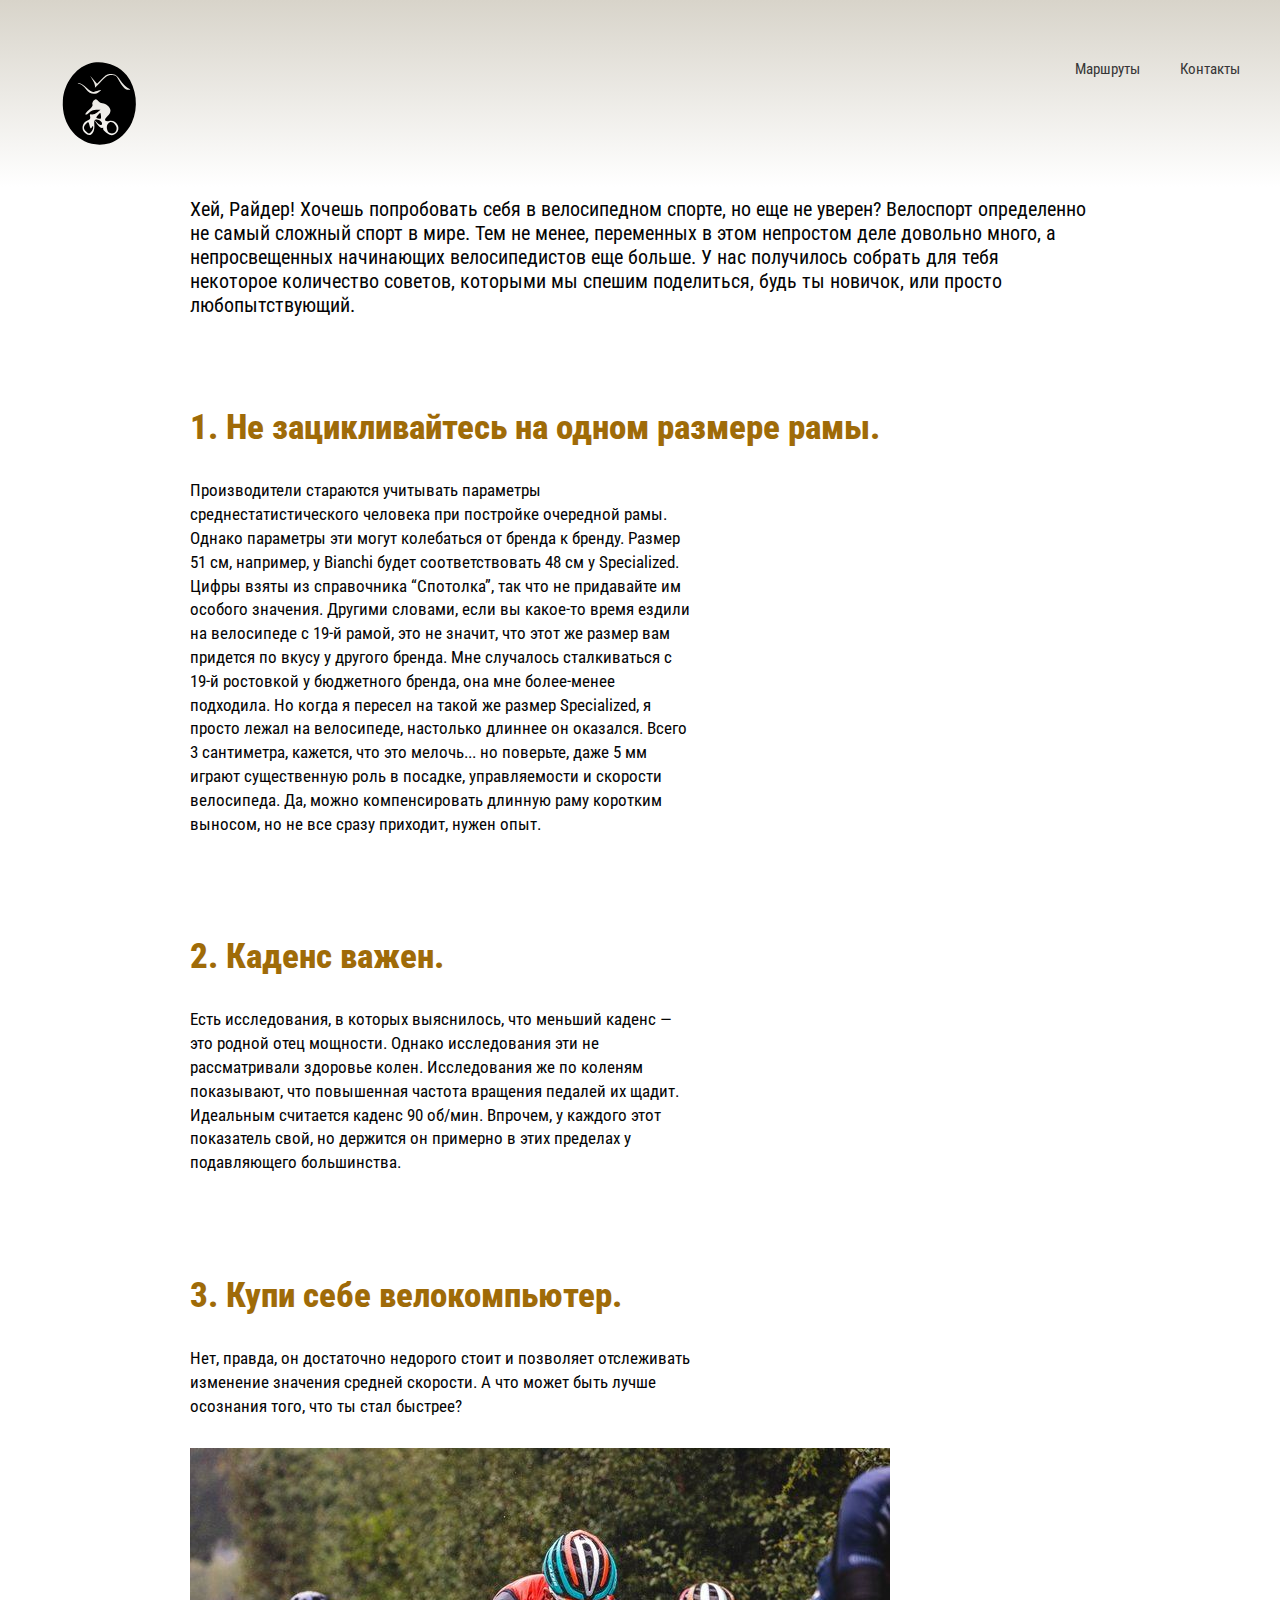
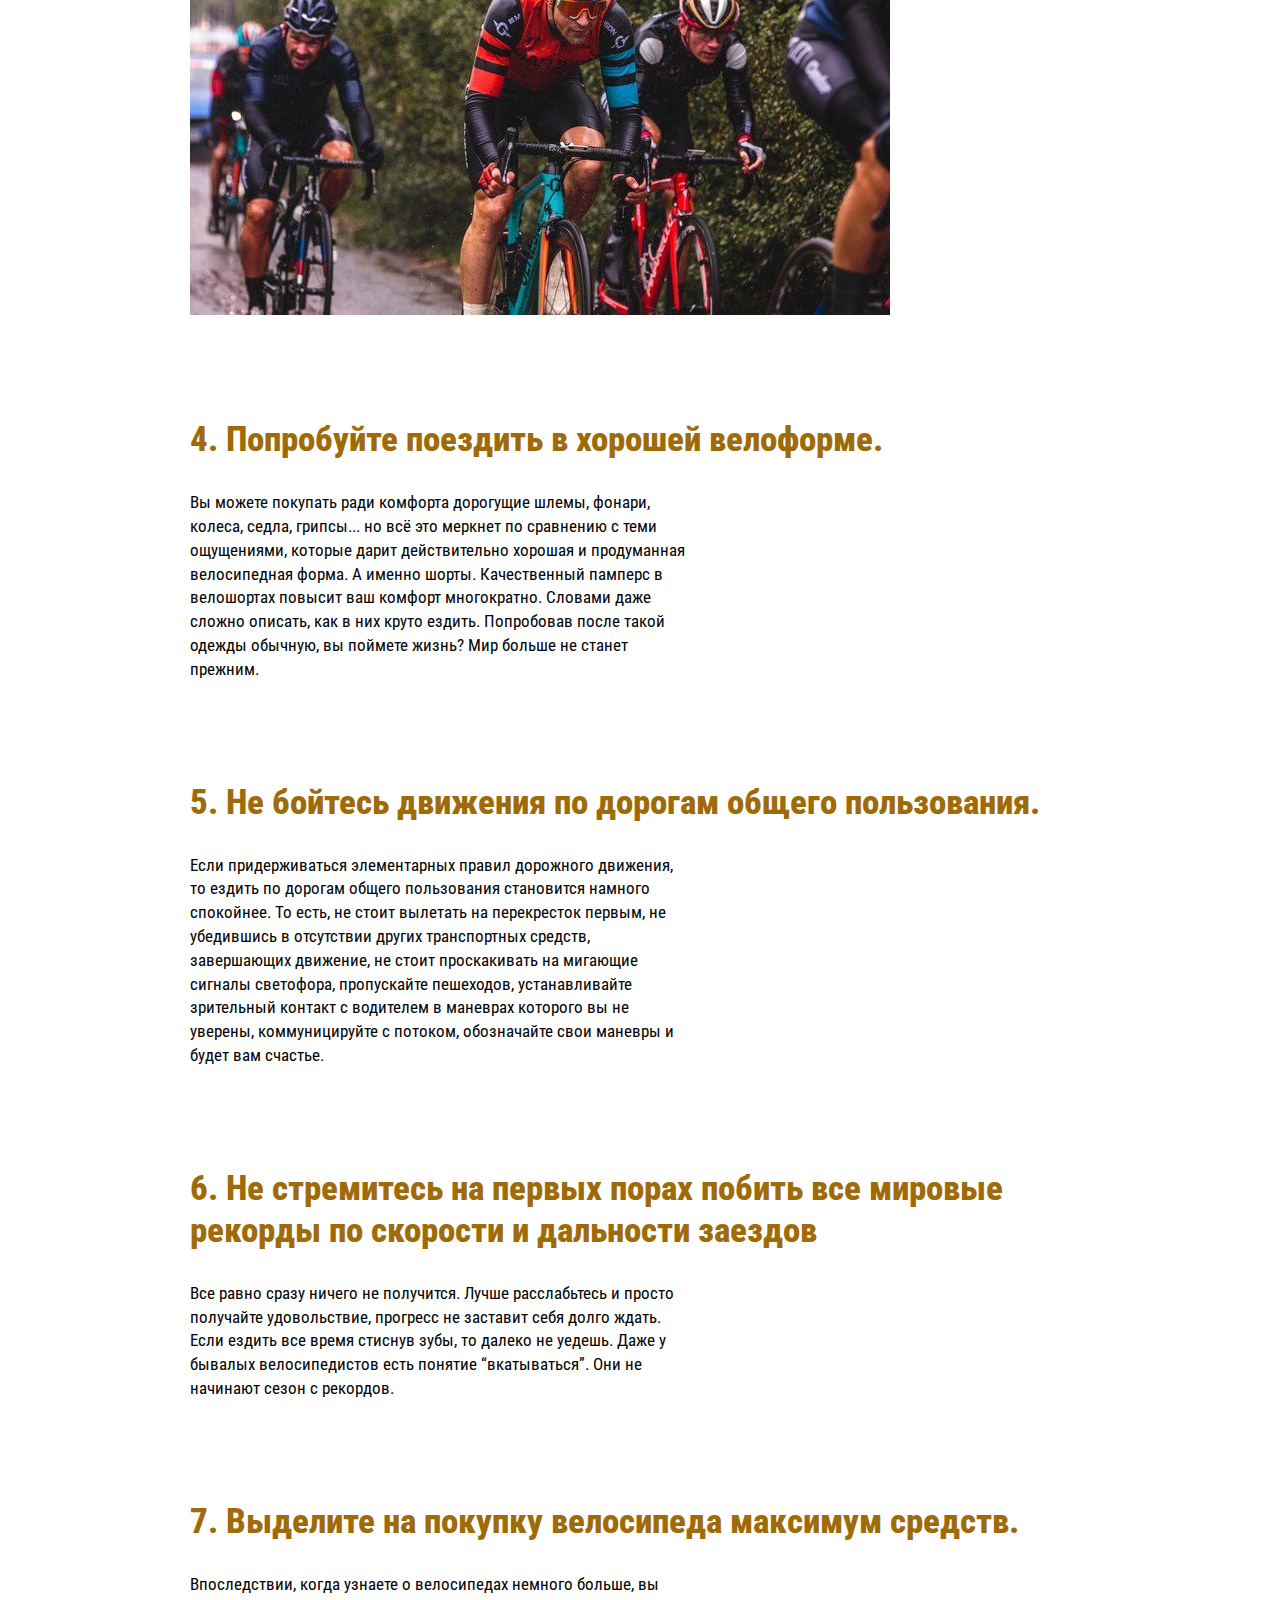
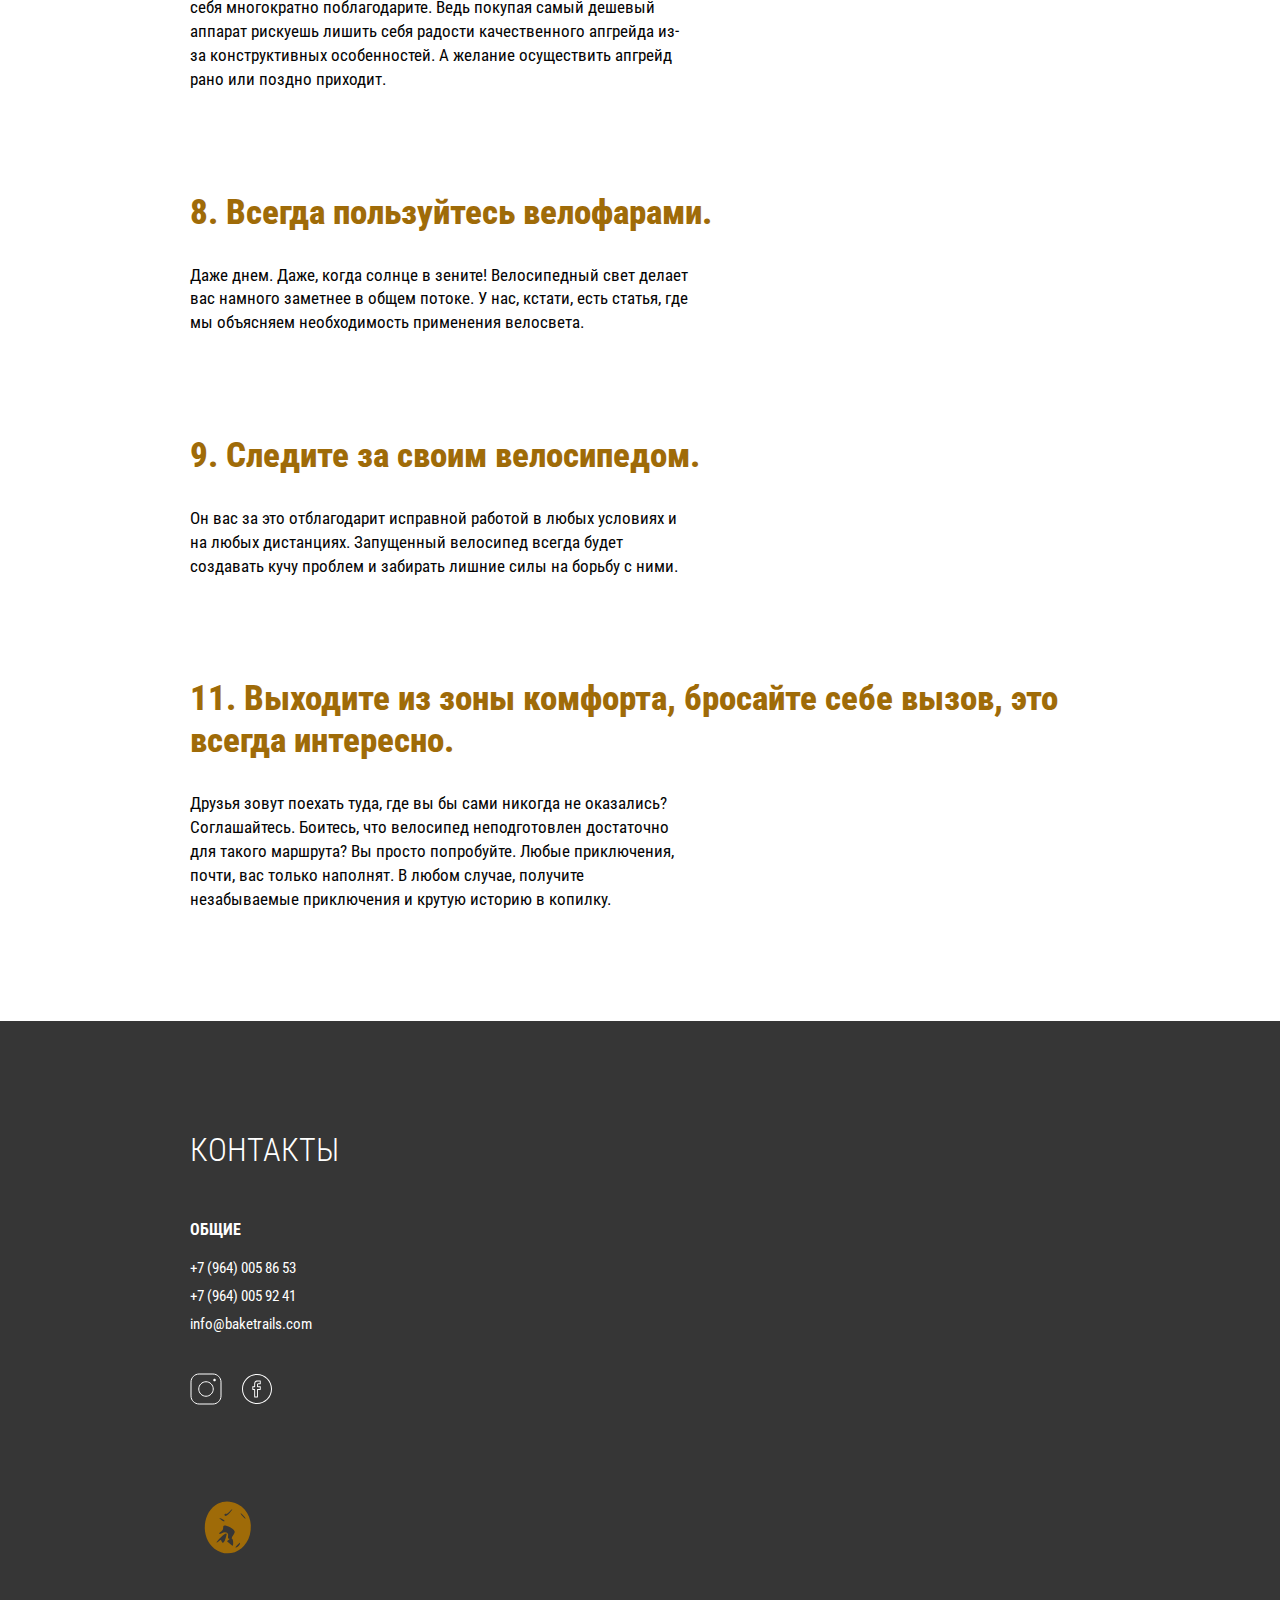
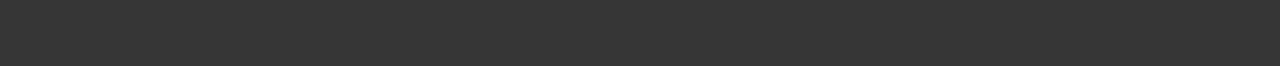
<file: sovet.html>
<!DOCTYPE html>
<html lang="en">
  <head>
    <meta charset="UTF-8" />
    <meta name="viewport" content="width=device-width, initial-scale=1.0" />
    <title>Document</title>
    <link
      rel="stylesheet"
      href="https://cdn.jsdelivr.net/npm/swiper@11/swiper-bundle.min.css"
    />
    <link rel="stylesheet" href="css/reset.css" />
    <link rel="stylesheet" href="css/style.css" />
    <link rel="preconnect" href="https://fonts.googleapis.com" />
    <link rel="preconnect" href="https://fonts.gstatic.com" crossorigin />
    <link
      href="https://fonts.googleapis.com/css2?family=Roboto+Condensed:ital,wght@0,300;0,400;0,700;1,400&display=swap"
      rel="stylesheet"
    />
  </head>
  <header class="header header-marshrut">
    <div class="big-container">
      <nav class="nav">
        <a href="index.html" class="logo">
          <img src="img/logo.svg" alt="" class="logo-img" />
        </a>
        <ul class="menu-list menu-list_right">
            <li class="menu-item">
                <a href="marshrut.html" class="menu-link">Маршруты</a>
              </li>
          <li class="menu-item">
            <a href="#contact" class="menu-link">Контакты</a>
          </li>
        </ul>
        <button class="menu-btn">
            <span></span>
            <span></span>
            <span></span>
        </button>
        <ul class="menu-mobile">
            <li class="menu-item">
              <a href="marshrut.html" class="menu-link">Маршруты</a>
            </li>
            <li class="menu-item">
              <a href="" class="menu-link">Контакты</a>
            </li>
         </ul>
      </nav>
    </header>    
  <body>
    <main class="main">
        <section class="sovet">
            <div class="container">
                <div class="sovet-wrapper">
                    <p class="sovet-pr">Хей, Райдер! Хочешь попробовать себя в велосипедном спорте, но еще не уверен? Велоспорт определенно не самый сложный спорт в мире. Тем не менее, переменных в этом непростом деле довольно много, а непросвещенных начинающих велосипедистов еще больше. У нас получилось собрать для тебя некоторое количество советов, которыми мы спешим поделиться, будь ты новичок, или просто любопытствующий.</p>
                <div class="sovet-part">
                    <h3 class="sovet-title">1. Не зацикливайтесь на одном размере рамы.</h3>
                      <p class="sovet-text">
                        Производители стараются учитывать параметры среднестатистического человека при постройке очередной рамы. Однако параметры эти могут колебаться от бренда к бренду. Размер 51 см, например, у Bianchi будет соответствовать 48 см у Specialized. Цифры взяты из справочника “Спотолка”, так что не придавайте им особого значения.
                        Другими словами, если вы какое-то время ездили на велосипеде с 19-й рамой, это не значит, что этот же размер вам придется по вкусу у другого бренда.
                        Мне случалось сталкиваться с 19-й ростовкой у бюджетного бренда, она мне более-менее подходила. Но когда я пересел на такой же размер Specialized, я просто лежал на велосипеде, настолько длиннее он оказался. Всего 3 сантиметра, кажется, что это мелочь... но поверьте, даже 5 мм играют существенную роль в посадке, управляемости и скорости велосипеда. Да, можно компенсировать длинную раму коротким выносом, но не все сразу приходит, нужен опыт. 
                      </p>
                </div>
                <div class="sovet-part">
                    <h3 class="sovet-title">2. Каденс важен.</h3>
                      <p class="sovet-text">
                        Есть исследования, в которых выяснилось, что меньший каденс — это родной отец мощности. Однако исследования эти не рассматривали здоровье колен. Исследования же по коленям показывают, что повышенная частота вращения педалей их щадит. 
Идеальным считается каденс 90 об/мин. Впрочем, у каждого этот показатель свой, но держится он примерно в этих пределах у подавляющего большинства.
                      </p>
                </div>
                <div class="sovet-part">
                    <h3 class="sovet-title">3. Купи себе велокомпьютер.</h3>
                      <p class="sovet-text sovet-text_img ">
                        Нет, правда, он достаточно недорого стоит и позволяет отслеживать изменение значения средней скорости. А что может быть лучше осознания того, что ты стал быстрее?
                      </p>
                      <img src="img/sovet-1.jpg" alt="">
                </div>
                <div class="sovet-part">
                    <h3 class="sovet-title">4. Попробуйте поездить в хорошей велоформе.</h3>
                      <p class="sovet-text">
                        Вы можете покупать ради комфорта дорогущие шлемы, фонари, колеса, седла, грипсы... но всё это меркнет по сравнению с теми ощущениями, которые дарит действительно хорошая и продуманная велосипедная форма. А именно шорты. Качественный памперс в велошортах повысит ваш комфорт многократно. Словами даже сложно описать, как в них круто ездить. Попробовав после такой одежды обычную, вы поймете жизнь? Мир больше не станет прежним. 
                      </p>
                </div>
                <div class="sovet-part">
                    <h3 class="sovet-title">5. Не бойтесь движения по дорогам общего пользования.</h3>
                      <p class="sovet-text">
                        Если придерживаться элементарных правил дорожного движения, то ездить по дорогам общего пользования становится намного спокойнее. То есть, не стоит вылетать на перекресток первым, не убедившись в отсутствии других транспортных средств, завершающих движение, не стоит проскакивать на мигающие сигналы светофора, пропускайте пешеходов, устанавливайте зрительный контакт с водителем в маневрах которого вы не уверены, коммуницируйте с потоком, обозначайте свои маневры и будет вам счастье. 
                      </p>
                </div>
                <div class="sovet-part">
                    <h3 class="sovet-title">6. Не стремитесь на первых порах побить все мировые рекорды по скорости и дальности заездов</h3>
                      <p class="sovet-text">
                        Все равно сразу ничего не получится. Лучше расслабьтесь и просто получайте удовольствие, прогресс не заставит себя долго ждать. Если ездить все время стиснув зубы, то далеко не уедешь. Даже у бывалых велосипедистов есть понятие “вкатываться”. Они не начинают сезон с рекордов. 
                      </p>
                </div>
                <div class="sovet-part">
                    <h3 class="sovet-title">7. Выделите на покупку велосипеда максимум средств.</h3>
                      <p class="sovet-text">
                        Впоследствии, когда узнаете о велосипедах немного больше, вы себя многократно поблагодарите. Ведь покупая самый дешевый аппарат рискуешь лишить себя радости качественного апгрейда из-за конструктивных особенностей. А желание осуществить апгрейд рано или поздно приходит.
                      </p>
                </div>
                <div class="sovet-part">
                    <h3 class="sovet-title">8. Всегда пользуйтесь велофарами.</h3>
                      <p class="sovet-text">
                        Даже днем. Даже, когда солнце в зените! Велосипедный свет делает вас намного заметнее в общем потоке.
У нас, кстати, есть статья, где мы объясняем необходимость применения велосвета.
                      </p>
                </div>
                <div class="sovet-part">
                    <h3 class="sovet-title">9. Следите за своим велосипедом.</h3>
                      <p class="sovet-text">
                        Он вас за это отблагодарит исправной работой в любых условиях и на любых дистанциях. Запущенный велосипед всегда будет создавать кучу проблем и забирать лишние силы на борьбу с ними.
                      </p>
                </div>
                <div class="sovet-part">
                    <h3 class="sovet-title">11. Выходите из зоны комфорта, бросайте себе вызов, это всегда интересно.</h3>
                      <p class="sovet-text">
                        Друзья зовут поехать туда, где вы бы сами никогда не оказались? Соглашайтесь. Боитесь, что велосипед неподготовлен достаточно для такого маршрута? Вы просто попробуйте. Любые приключения, почти, вас только наполнят. В любом случае, получите незабываемые приключения и крутую историю в копилку.  
                      </p>
                </div>
            </div>
            </div>
        </section>
    </main>
    <footer class="footer" id="contact">
        <div class="container">
          <h3 class="footer_title">Контакты</h3>
          <div class="footer_top">
            <ul class="footer-info">
              <li class="footer-info_item">
                <dl class="a">
                  <dt>Общие</dt>
                  <dd><a href="tel:+79640058653">+7 (964) 005 86 53</a></dd>
                  <dd><a href="tel:+79640059241">+7 (964) 005 92 41</a></dd>
                  <dd>
                    <a href="mailto:info@baketrails.com"
                      >info@baketrails.com</a
                    >
                  </dd>
                </dl>
              </li>
              <li class="footer-info_item">
                <ul class="social-list">
                  <li class="social-list_item">
                    <a href="#" class="social-list_link">
                      <img src="img/inst.svg" alt="" class="social-list_img" />
                    </a>
                  </li>
                  <li class="social-list_item">
                    <a href="#" class="social-list_link">
                      <img
                        src="img/facebook.svg"
                        alt=""
                        class="social-list_img"
                      />
                    </a>
                  </li>
                </ul>
              </li>
            </ul>
          </div>
          <div class="footer-bottom">
            <a href="#" class="footer-logo">
              <img src="img/footer-logo.svg" alt="" />
            </a>
          </div>
        </div>
      </footer>
      <script src="https://cdn.jsdelivr.net/npm/swiper@11/swiper-bundle.min.js"></script>
    <script src="js/main.js"></script>
  </body>
</html>
</file>
<file: css/style.css>
@font-face {
  font-family: "Impact", sans-serif;
  src: url(../font/ofont.ru_Impact.ttf);
}

html {
  box-sizing: border-box;
}

*,
*::after,
*::before {
  box-sizing: inherit;
}

a {
  text-decoration: none;
  color: inherit;
}

ul,
li {
  list-style: none;
}

button {
  cursor: pointer;
}

img {
  max-width: 100%;
}

.big-container {
  max-width: 1220px;
  padding: 10px;
  margin: 0 auto;
}

.container {
  max-width: 920px;
  padding: 10px;
  margin: 0 auto;
}

body {
  font-family: "Roboto Condensed", sans-serif;
  /* font-family: "Impact", sans-serif; */
  font-weight: 400;
  font-size: 14px;
  color: #040404;
  line-height: 1.2;
}

.header {
  padding-top: 25px;
  position: absolute;
  left: 0;
  right: 0;
  background: linear-gradient(180deg, #d8d4ca 0%, rgba(217, 217, 217, 0) 100%);
}

.header-marshrut {
  position: relative;
}

.nav {
  display: flex;
  justify-content: space-between;
}
.menu-list {
  display: flex;
  gap: 0 40px;
  padding-top: 25px;
}

.menu-list_left {
  padding-left: 25px;
}

.menu-list_right {
  padding-left: 80px;
}

.menu-link {
  font-size: 15px;
  color: #363636;
}

.promo {
  background-image: url(../img/promo.jpg);
  background-repeat: no-repeat;
  background-size: cover;
  background-position: center;
}

.promo-wrapper {
  display: flex;
  flex-direction: column;
  padding-top: 100px;
  min-height: 100vh;
  text-align: center;
  font-family: "Impact", sans-serif;
}
.promo-title {
  font-weight: 400;
  font-size: 76px;
  letter-spacing: 0.02em;
  margin-bottom: 10px;
  align-self: center;
  margin-left: 7px;
}
.promo-subtitle {
  font-weight: 400;
  font-size: 48px;
  border-bottom: 1px solid #040404;
  margin-bottom: 10px;
  align-self: center;
}

.promo-subtitle span {
  font-weight: 400;
  font-size: 34px;
  line-height: 100%;
  color: #9f6b08;
  display: block;
  padding: 10px 0;
}

.promo-text {
  font-family: "Roboto Condensed", sans-serif;
  font-size: 15px;
  color: #363636;
  margin-bottom: 10px;
}

.promo-arrow {
  margin-top: auto;
  margin-bottom: 30px;
}

.info {
  margin-bottom: 100px;
}

.info-part {
  padding-top: 100px;
  display: flex;
  justify-content: space-between;
}

.info-part_first {
  display: block;
}

/* Section Readers begin */

.readers {
  /* background-color: #f5f5f5; */
  padding: 120px 0 130px;
}

.readers-wrapper {
  display: flex;
  align-items: center;
  justify-content: space-between;
}

.readers-wrapper-text {
  width: 613px;
  margin-right: 60px;
}

.readers-wrapper-title {
  font-size: 42px;
  line-height: 120%;
  text-transform: capitalize;
  color: #1b3764;
  margin-bottom: 25px;
}

.hr_readers {
  margin-left: 0;
}

.readers-wrapper-info {
  line-height: 180%;
  color: #969aa0;
  margin: 33px 0 15px;
}

.readers-estimate {
  display: flex;
}

.readers-estimate-img {
  height: 100%;
}

.estimate-number {
  margin: 0;
  font-size: 22px;
  line-height: 120%;
  color: #1b3764;
  margin-left: 10px;
  font-family: "Cardo", sans-serif;
}

.readers-subt {
  font-size: 18px;
  line-height: 158%;
  color: #1b3764;
}

.readers-review {
  display: flex;
  flex-wrap: wrap;
  gap: 20px 20px;
}

.readers-review-block {
  background-color: #414141;
  padding: 30px 55px 25px 35px;
  display: block;
  width: 380px;
}

.readers-review-block-top {
  display: flex;
}

.readers-img {
  height: 100%;
}

.readers-review-block-title {
  font-size: 24px;
  line-height: 120%;
  color: #fff;
  margin-left: 20px;
  align-items: center;
}

.readers-name {
}

.readers-review-quote {
  font-size: 22px;
  line-height: 150%;
  color: #fff;
  font-family: "Cardo", sans-serif;
}

.readers-review-info {
  font-size: 15px;
  line-height: 130%;
  color: #fff;
  margin: 20px 0 13px;
}

.review-block-Angeline {
  /* position: relative; */
  top: 155px;
}

.info-part_second .info-text {
  max-width: 352px;
}

.info-part_third .info-text {
  max-width: 377px;
}

.info-part_third {
  padding-top: 66px;
}
.info-title {
  text-transform: uppercase;
  margin-bottom: 30px;
  font-weight: 300;
  font-size: 32px;
}
.info-part_textbox {
  display: flex;
  justify-content: space-between;
  gap: 0 20px;
}
.info-text {
  /* width: 440px; */
  line-height: 120%;
  margin-bottom: 30px;
}
.info-part_img {
  object-fit: cover;
}
.info-content {
  flex-basis: 415px;
}
.info_table {
  flex-basis: 450px;
  border-bottom: 1px solid #040404;
  position: relative;
  top: 20px;
}

.info_table::before {
  content: "";
  border-top: 1px solid #040404;
  position: absolute;
  width: 100%;
  top: -20px;
}

.info_table td {
  padding-bottom: 20px;
}

.track {
  background-image: url(../img/track-bg.jpg);
  background-position: center;
  background-size: cover;
  background-repeat: no-repeat;
  margin-bottom: 100px;
}

.track-wrapper {
  display: flex;
  flex-direction: column;
  min-height: 100vh;
}

.track-title {
  text-transform: uppercase;
  padding-top: 50px;
  padding-bottom: 30px;
  font-weight: 300;
  font-size: 32px;
}

.track-text {
  max-width: 435px;
}

.track-img {
  margin: auto auto 90px auto;
}

.blog {
}

.blog-title {
  font-weight: 300;
  font-size: 32px;
  text-transform: uppercase;
  margin-bottom: 100px;
}

.blog-slider {
  position: relative;
  padding-top: 50px;
  margin-bottom: 100px;
}

.swiper {
}

.swiper-wrapper {
}

.swiper-slide {
}

.blog-item {
}

.blog-item_img {
  margin-bottom: 20px;
}

.blog-item_title {
  font-weight: 400;
  font-size: 20px;
  text-transform: uppercase;
  margin-bottom: 10px;
  min-height: 46px;
}

.blog-item_text {
  margin-bottom: 10px;
}

.blog-item_link {
  color: #363636;
  text-transform: lowercase;
}

.blog-button {
  content: "";
  position: absolute;
  top: 0;
  cursor: pointer;
  left: 50%;
}

.swiper-button-left {
  transform: translateX(-41px);
}

.swiper-btn_img {
}

.swiper-button-right {
  transform: translateX(8px);
}

.blog-quote {
  display: flex;
  justify-content: space-between;
  gap: 0 20px;
}
.blog-quote_box {
  flex-basis: 434px;
}
.blockquote {
  margin-bottom: 30px;
}
.blockquote-name {
  font-weight: 700;
  margin-bottom: 10px;
}

.blockquote-name span {
  display: block;
  color: #9f6b08;
  font-size: 12px;
  margin-bottom: 3px;
}

.blockquote-text {
  font-style: italic;
}

.footer {
  background-color: #363636;
  padding: 100px 0 80px;
  color: #fff;
}

.footer_title {
  font-weight: 300;
  font-size: 32px;
  text-transform: uppercase;
  margin-bottom: 50px;
}

.footer_top {
  display: flex;
  justify-content: space-between;
  gap: 0 20px;
}

.footer-info {
}

.footer-info_item {
  margin-bottom: 40px;
}

.footer-info_item dt {
  font-weight: 700;
  font-size: 16px;
  line-height: 120%;
  margin-bottom: 20px;
  text-transform: uppercase;
}

.footer-info_item dd {
  font-size: 15px;
  margin-bottom: 10px;
}

.social-list {
  display: flex;
  align-items: center;
  gap: 0 20px;
}

.social-list_item {
}

.social-list_link {
}

.social-list_img {
}

.footer-map {
  flex-basis: 462px;
}

#map {
  height: 250px;
}

.footer-adress_title {
  font-weight: 700;
  font-size: 16px;
  margin-bottom: 20px;
  text-transform: uppercase;
}

.footer-adress_text {
  font-size: 16px;
  margin-bottom: 20px;
}

.footer-bottom {
  display: flex;
  justify-content: space-between;
  align-items: center;
  text-align: center;
  margin-top: 35px;
}

.menu-mobile {
  display: none;
}

.menu-btn {
  display: none;
}

.map-1 {
  margin-bottom: 40px;
}

.map-part {
  margin-bottom: 100px;
}

.map_img {
  margin-bottom: 20px;
}

.map-text {
  margin-top: 15px;
  margin-bottom: 20px;
}

.map_textbox {
  font-size: 17px;
  max-width: 500px;
  line-height: 1.4;
}

.map-link {
  color: #9f6b08;
}

.sovet-pr {
  font-size: 20px;
  margin-bottom: 90px;
}

.sovet-part {
  margin-bottom: 100px;
}

.sovet-text {
  max-width: 500px;
  line-height: 1.4;
  font-size: 17px;
}

.sovet-text_img {
  margin-bottom: 30px;
}

.sovet-title {
  color: #9f6b08;
  font-weight: 800;
  margin-bottom: 30px;
  font-size: 35px;
}

@media (max-width: 1100px) {
  .promo {
    background-position: left center;
  }
  .menu-list {
    display: none;
  }
  .menu-mobile {
    display: flex;
    gap: 0 20px;
  }
  .logo-img {
    width: 50px;
  }
  .nav {
    align-items: center;
  }
  .promo-title {
    font-size: 64px;
  }
  .promo-subtitle {
    font-size: 42px;
  }
  .promo-subtitle span {
    font-size: 32px;
  }
}

@media (max-width: 969px) {
  .evo-white_wrapper::after {
    display: none;
  }
}

@media (max-width: 840px) {
  .menu-btn {
    display: flex;
    flex-direction: column;
    justify-content: space-between;
    width: 40px;
    height: 30px;
    background-color: transparent;
    border: none;
  }
  .menu-btn span {
    width: 100%;
    height: 3px;
    background-color: #9f6b08;
  }
  .menu-mobile {
    display: none;
  }
  .menu-mobile.menu--open {
    display: flex;
    flex-direction: column;
    position: absolute;
    top: 0;
    left: 0;
    right: 0;
    bottom: 0;
    background-color: #000;
    height: 100vh;
    z-index: 5;
    text-align: center;
    padding-top: 140px;
  }
  .menu-link {
    color: #fff;
    font-size: 3vh;
    display: block;
    padding: 20px 0;
  }
  .logo {
    z-index: 10;
  }
  .menu-btn {
    z-index: 10;
  }
  .info-part_textbox {
    display: block;
    padding-bottom: 15px;
  }
  .info-part {
    display: block;
  }
  .info-part_first .info-text {
    max-width: 100%;
  }
  .info-part_second .info-text {
    max-width: 100%;
  }
  .info-part_third .info-text {
    max-width: 100%;
  }
  .info_table {
    width: 100%;
  }
}

@media (max-width: 768px) {
  .blog-quote {
    flex-direction: column;
  }
  .blog-quote_box {
    flex-basis: auto;
  }
  .blog-quote_img {
    order: -1;
  }
  .blog-item_img {
    width: 100%;
  }
}

@media (max-width: 669px) {
  .evo-white_wrapper::before {
    display: none;
  }
  .evo-descr_list {
    display: block;
    text-align: center;
  }
  .evo-descr_list div {
    margin-bottom: 15px;
  }
  .evo-black_info {
    display: block;
  }
  .evo-black_title {
    margin-bottom: 20px;
  }
  .footer_top {
    display: block;
  }
}

@media (max-width: 560px) {
  .promo-title {
    font-size: 48px;
  }
  .promo-subtitle {
    font-size: 34px;
  }
  .promo-subtitle span {
    font-size: 26px;
  }
  .info_table td:nth-child(2) {
    padding-left: 5px;
    padding-right: 5px;
  }
  .evo-black_wrapper::after {
    display: none;
  }
}

@media (max-width: 340px) {
  .promo-title {
    font-size: 42px;
  }
  .promo-subtitle {
    font-size: 30px;
  }
  .promo-subtitle span {
    font-size: 18px;
  }
}

@media (max-width: 320px) {
  .menu-link {
    padding: 15px 0;
  }
}
</file>
